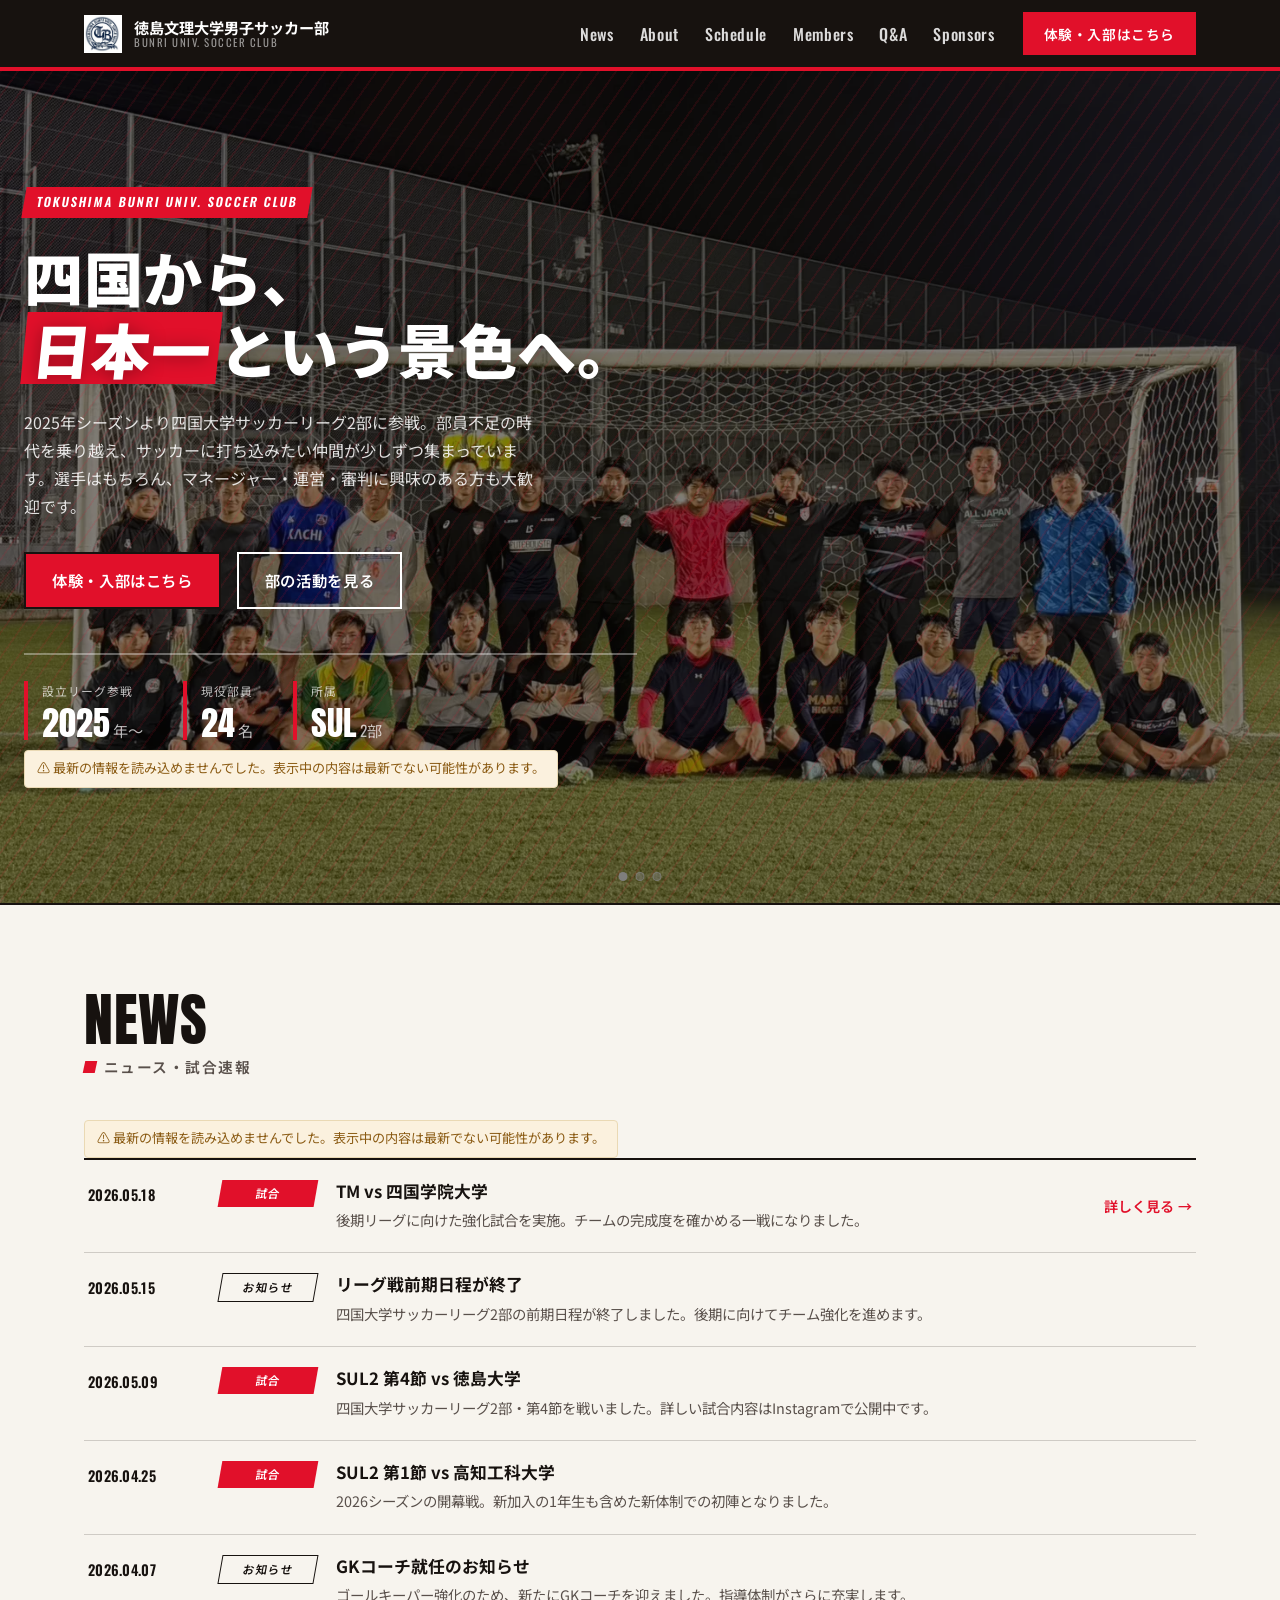
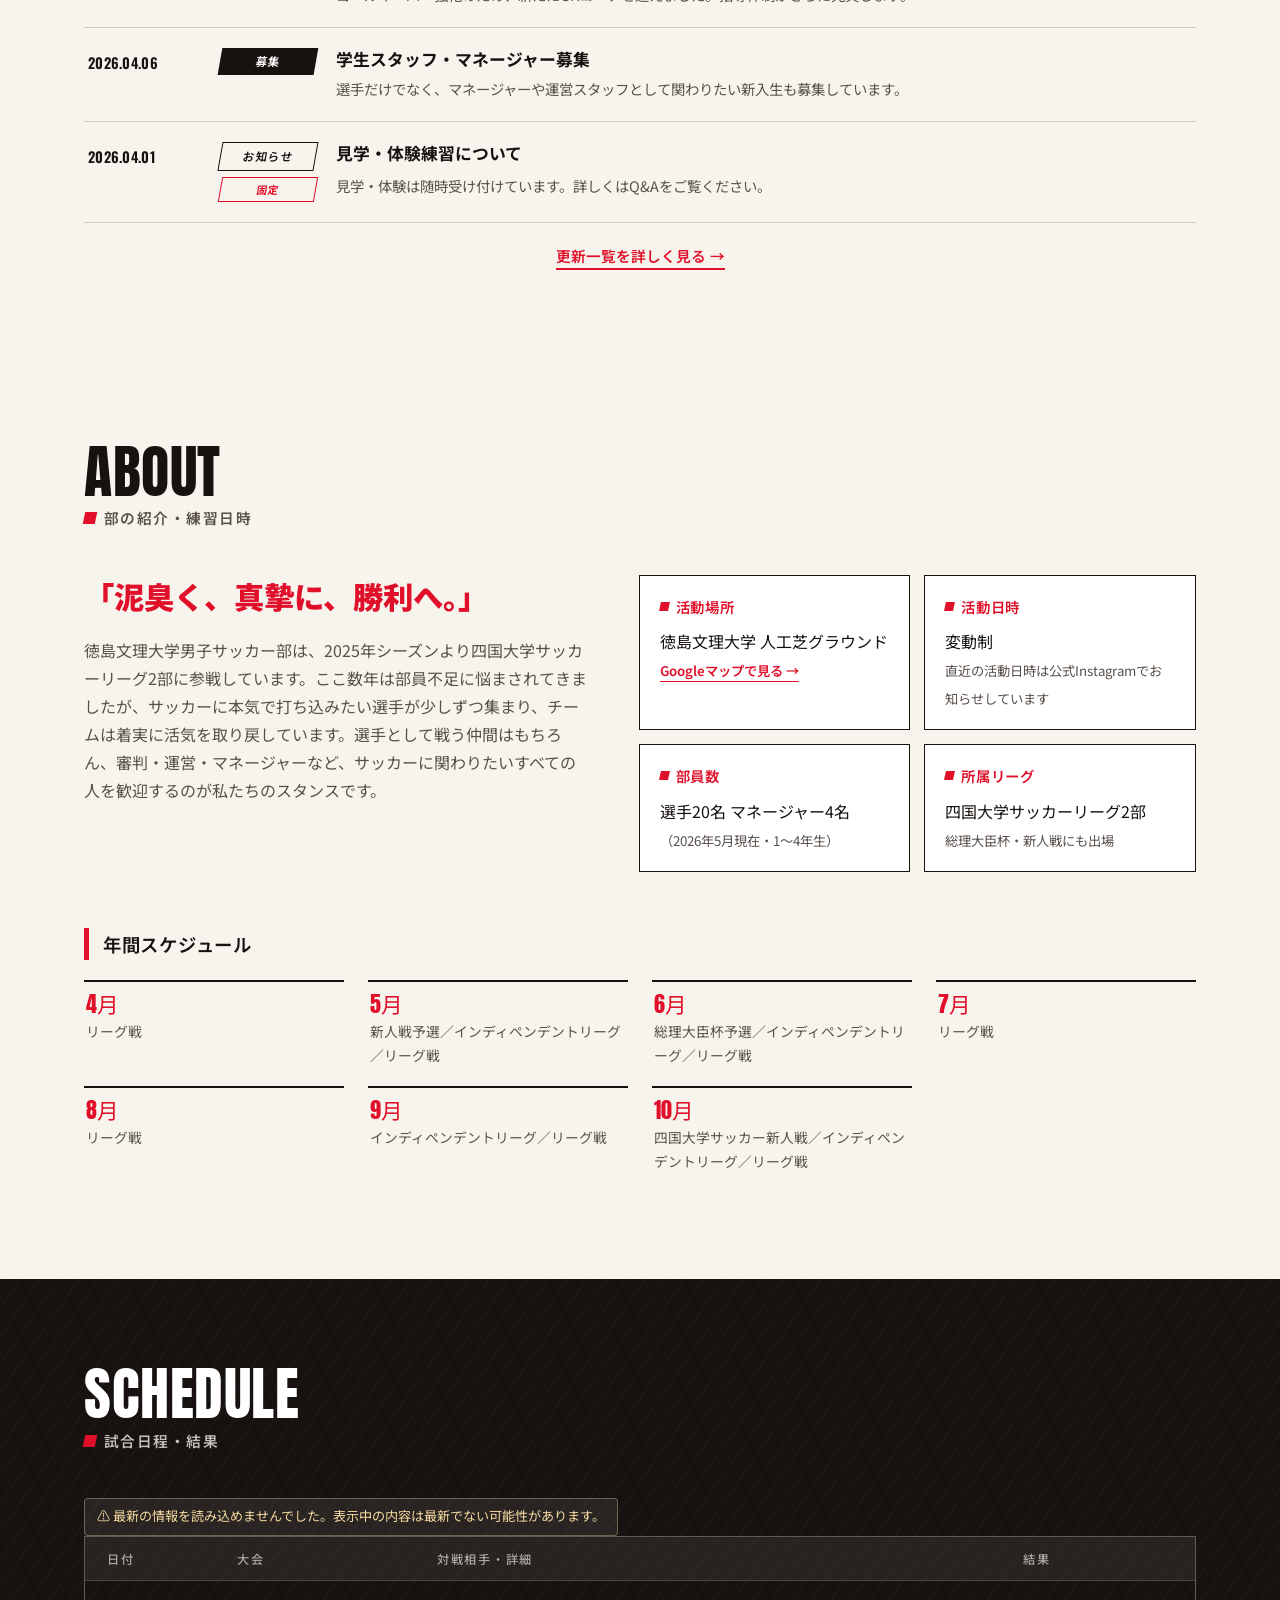
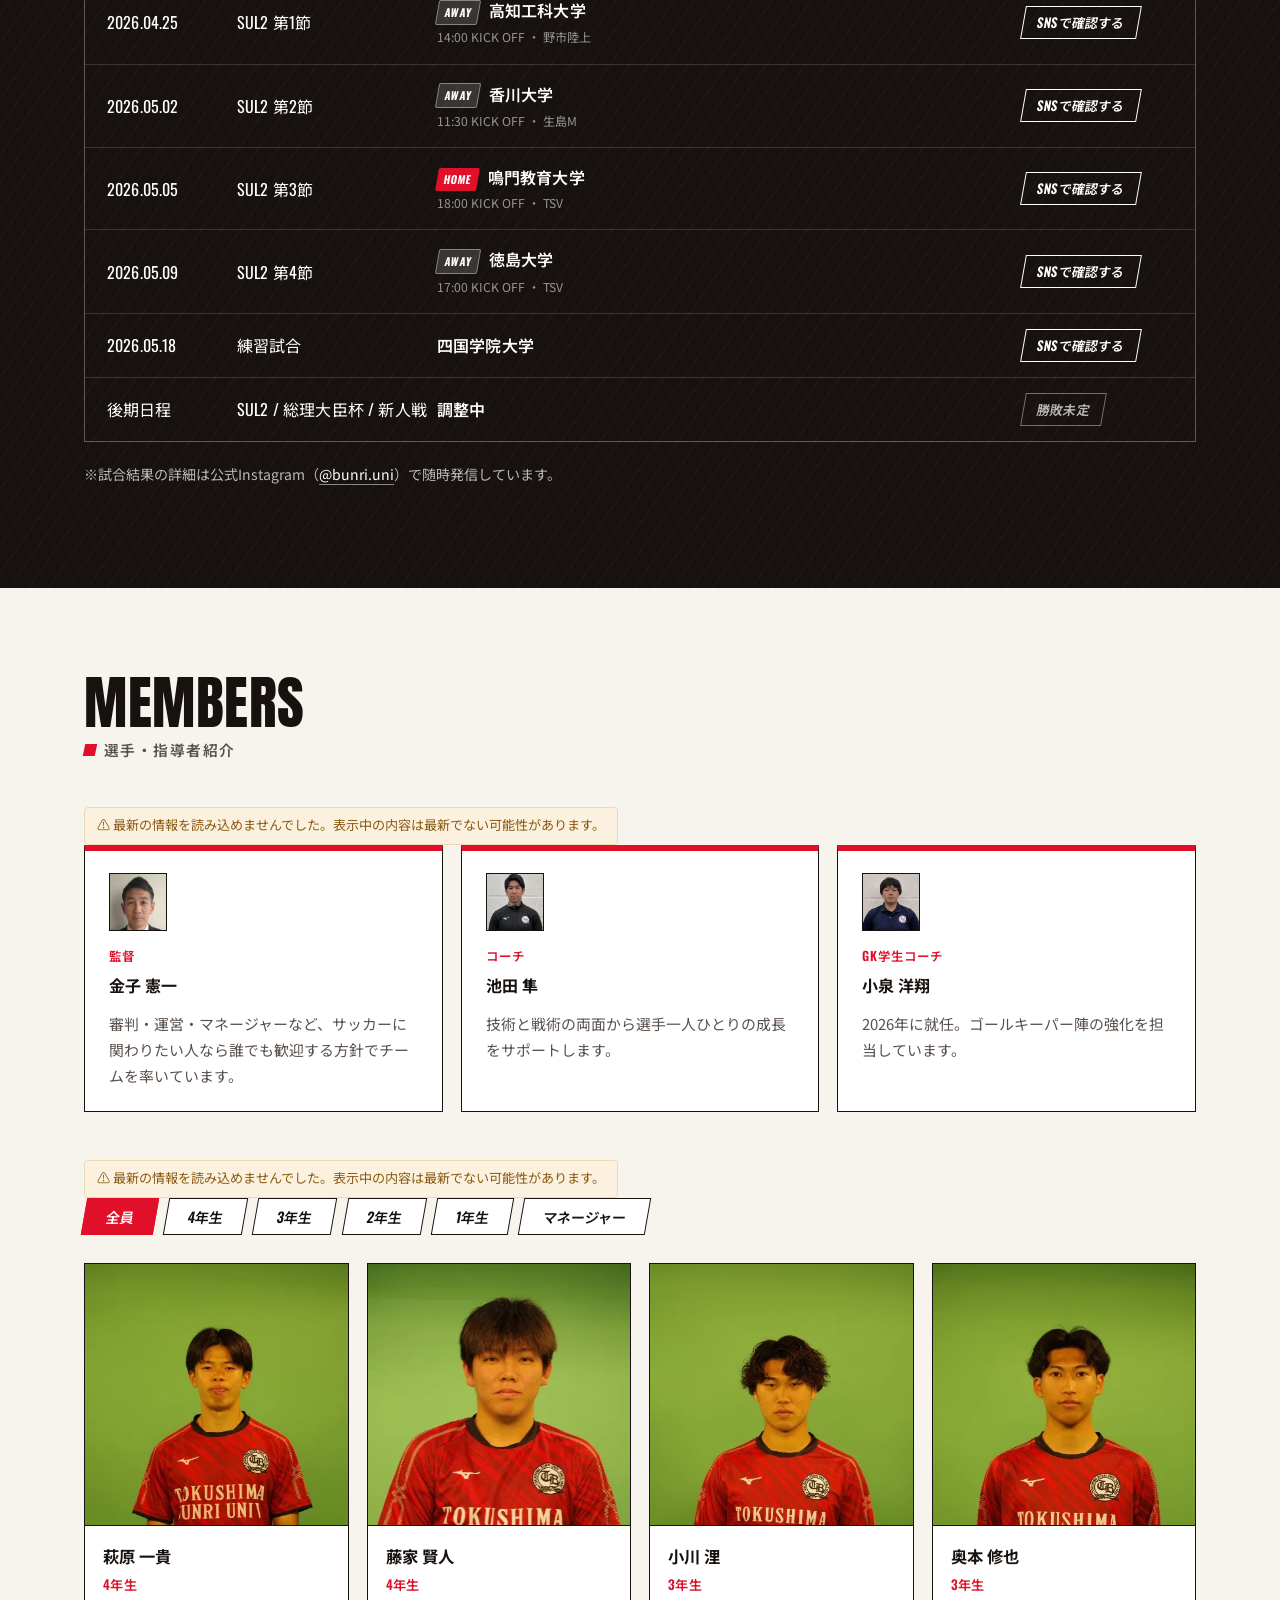
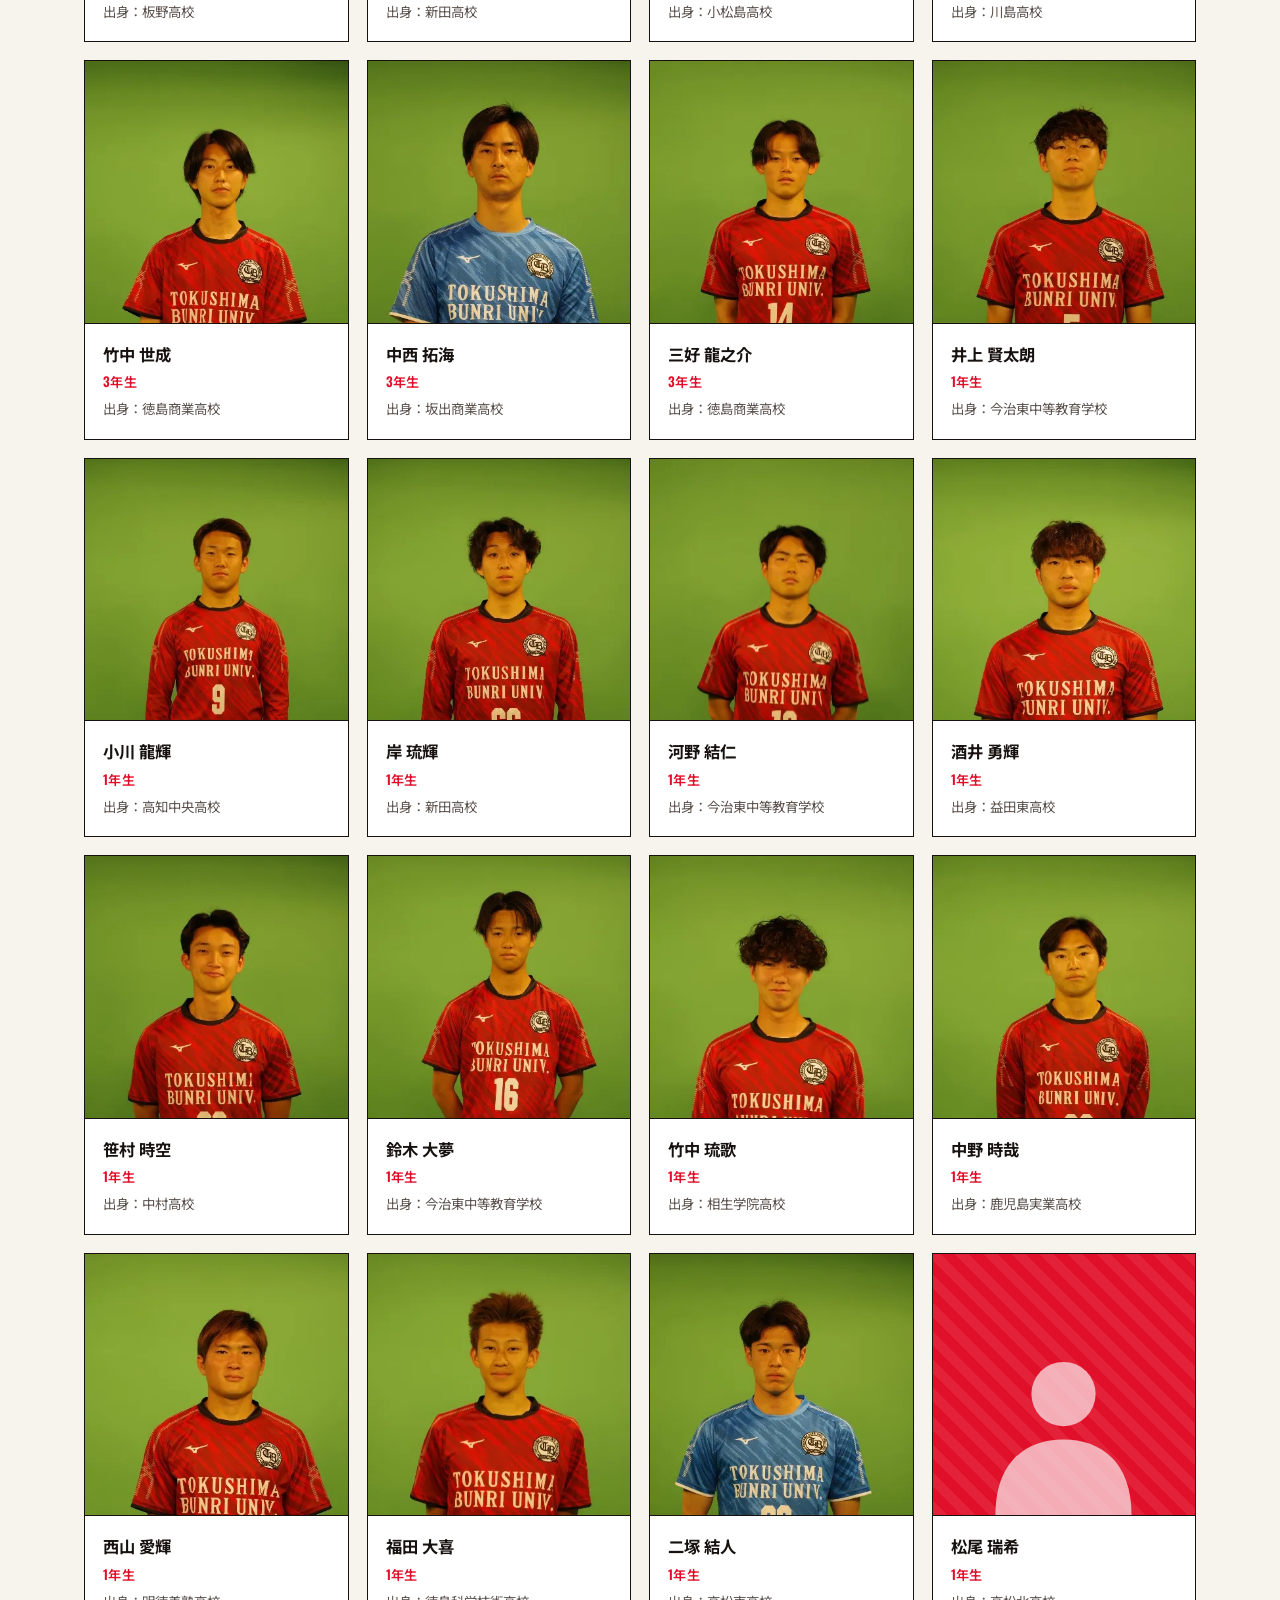
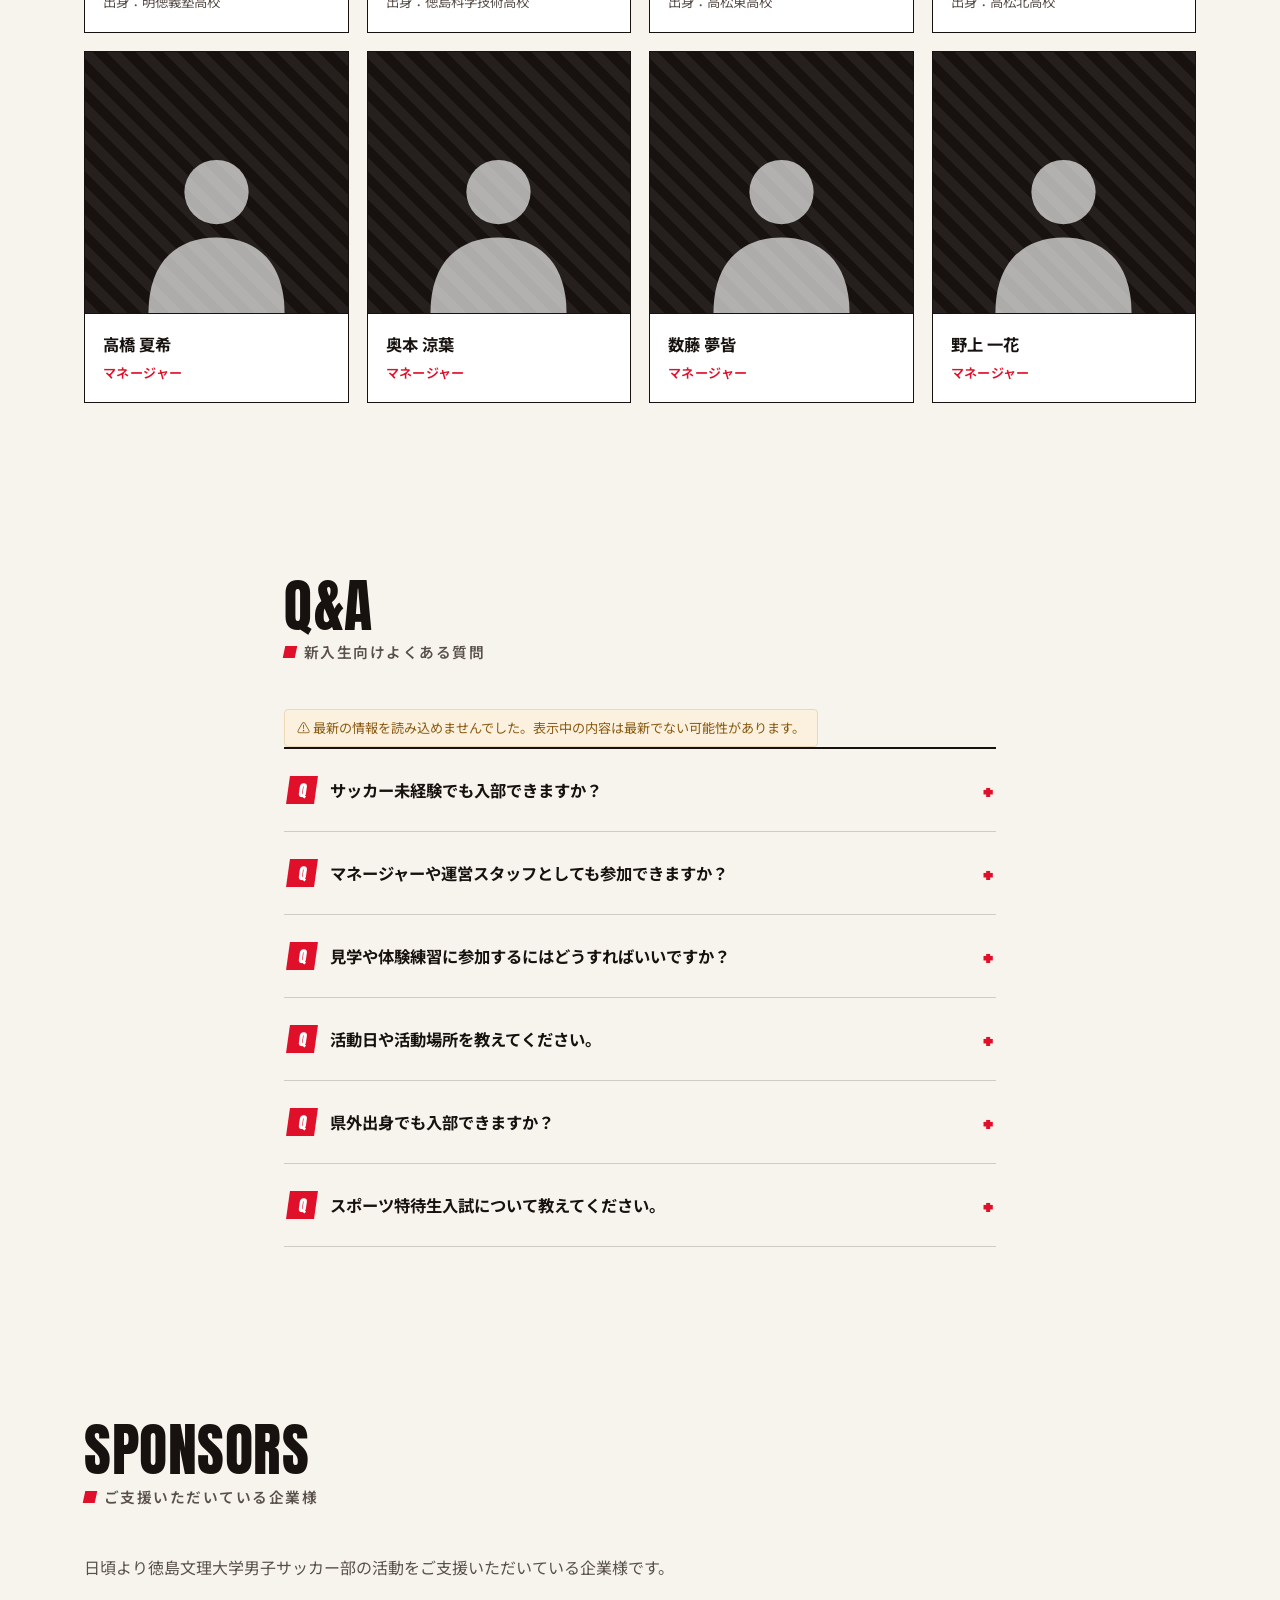
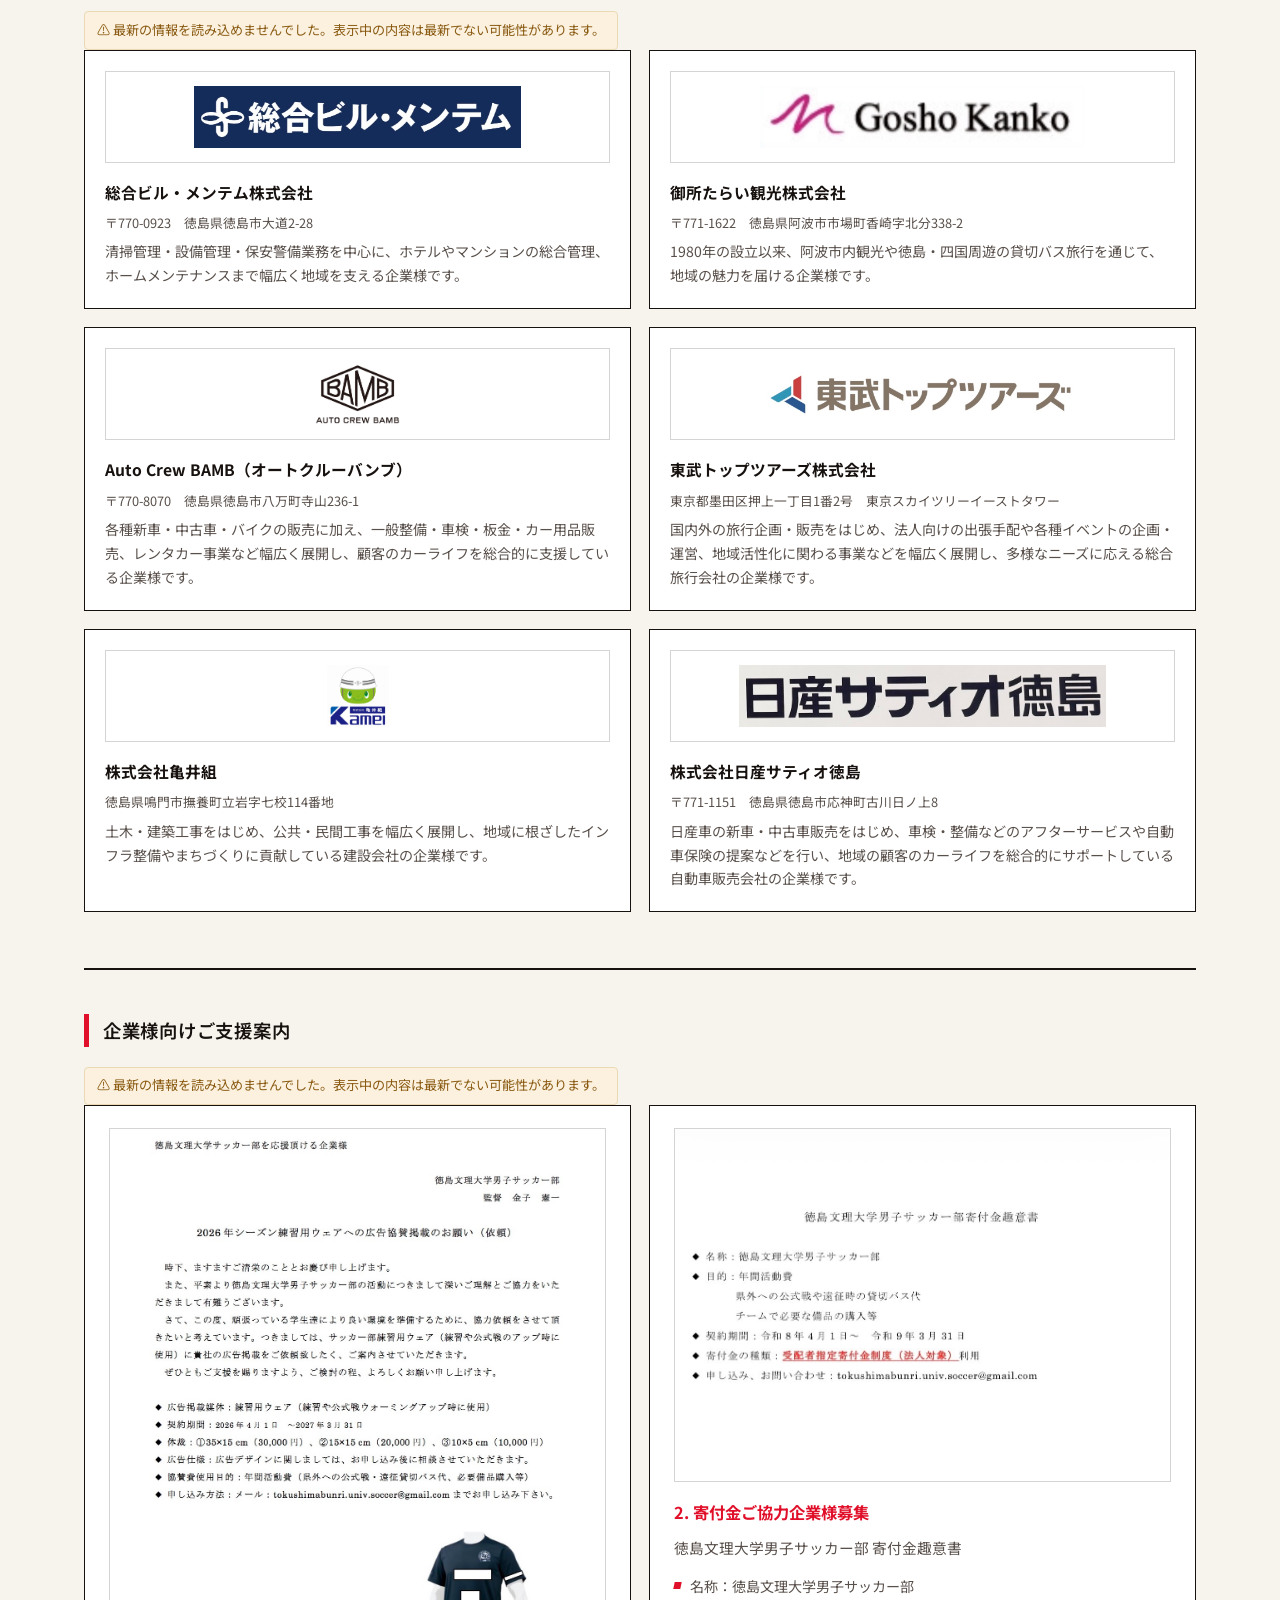
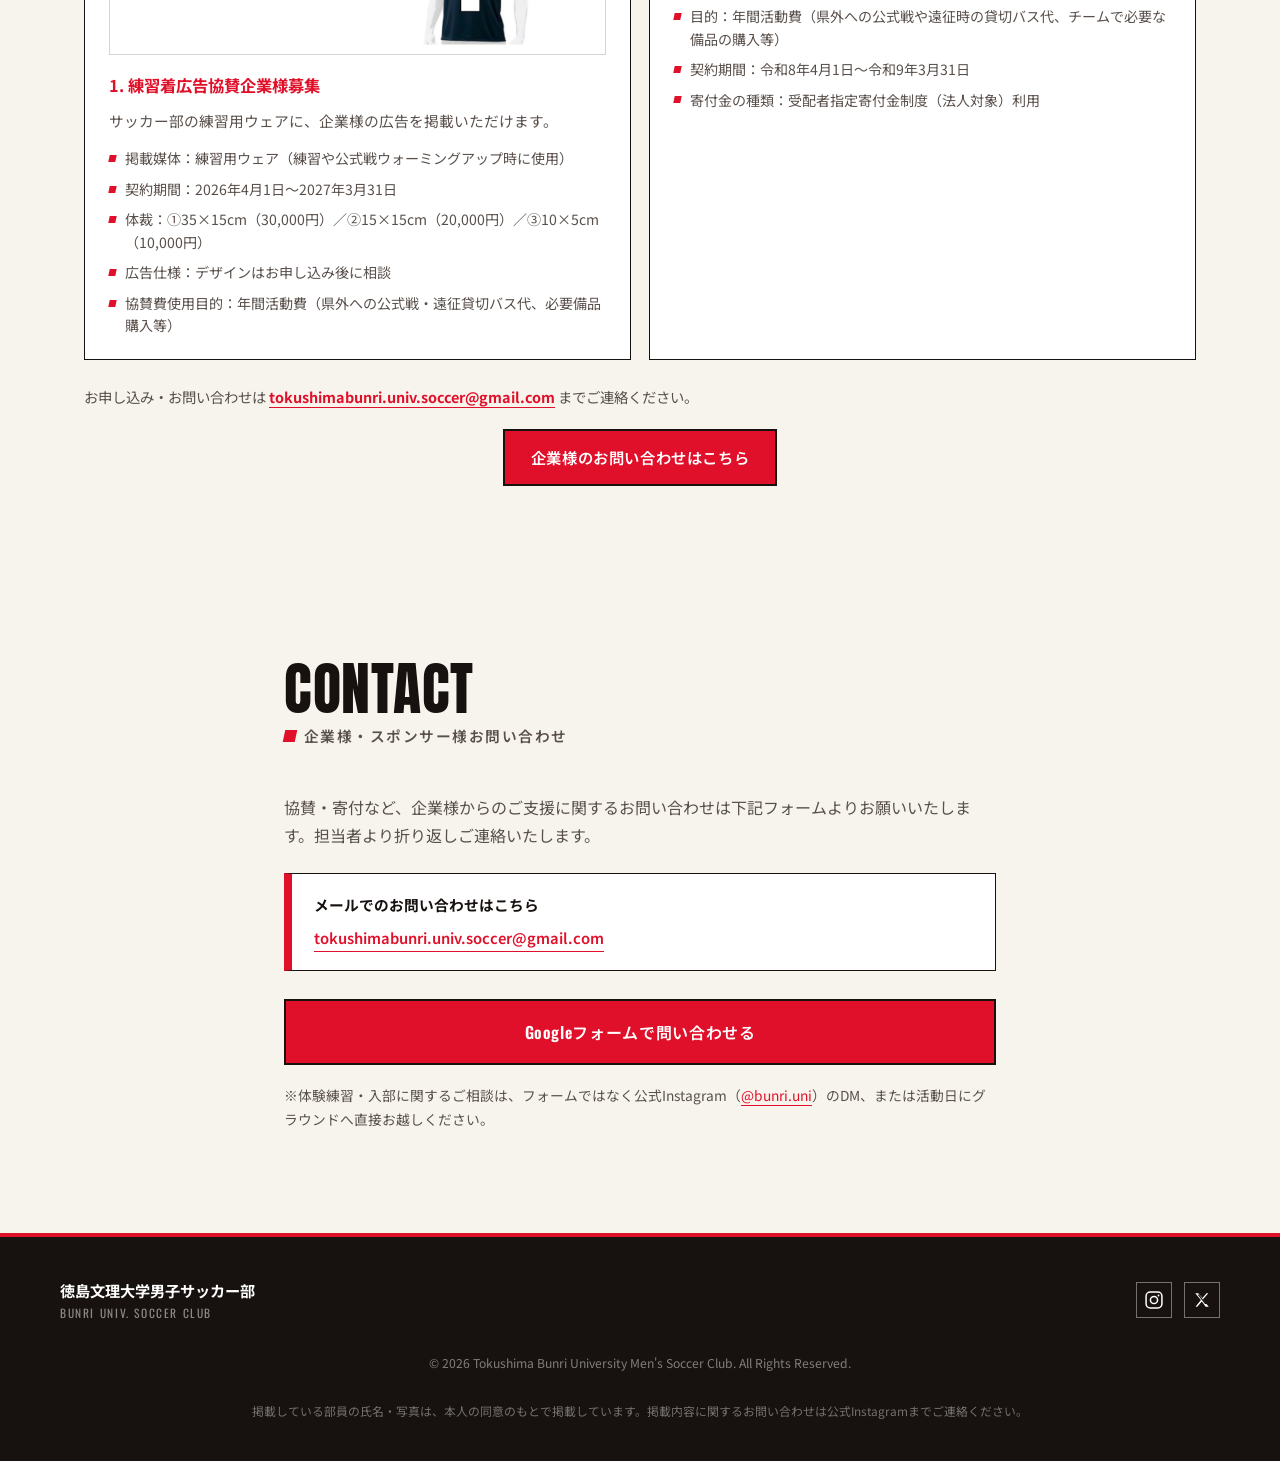
<file: index.html>
﻿<!DOCTYPE html>
<html lang="ja">
<head>
<meta charset="UTF-8">
<meta name="viewport" content="width=device-width, initial-scale=1.0">
<meta name="google-site-verification" content="DQB_yvfxl4hoN9bRUIr25Dn_NIeB8B-2S6glpcxXG2Q" />
<script>
  if ('scrollRestoration' in history) {
    history.scrollRestoration = 'manual';
  }
</script>
<title>徳島文理大学男子サッカー部 | 公式サイト</title>
<meta name="description" content="徳島文理大学男子サッカー部の公式サイト。2025年より四国大学サッカーリーグ2部に参戦。ニュース、試合日程、選手・スタッフ紹介はこちらから。">
<link rel="canonical" href="https://tbu-soccerclub.netlify.app/">
<meta property="og:locale" content="ja_JP">
<link rel="preload" as="image" href="images/top.webp">

<link rel="icon" href="images/favicon.ico" sizes="any">
<link rel="icon" type="image/png" sizes="32x32" href="images/favicon-32x32.png">
<link rel="icon" type="image/png" sizes="16x16" href="images/favicon-16x16.png">
<link rel="icon" type="image/png" sizes="192x192" href="images/icon-192.png">
<link rel="apple-touch-icon" href="images/apple-touch-icon.png">

<meta property="og:type" content="website">
<meta property="og:site_name" content="徳島文理大学男子サッカー部">
<meta property="og:title" content="徳島文理大学男子サッカー部 | 公式サイト">
<meta property="og:description" content="徳島文理大学男子サッカー部の公式サイト。2025年より四国大学サッカーリーグ2部に参戦。ニュース、試合日程、選手・スタッフ紹介はこちらから。">
<meta property="og:url" content="https://tbu-soccerclub.netlify.app/">
<meta property="og:image" content="https://tbu-soccerclub.netlify.app/images/ogp.jpg">
<meta name="twitter:card" content="summary_large_image">
<link rel="preconnect" href="https://fonts.googleapis.com">
<link rel="preconnect" href="https://fonts.gstatic.com" crossorigin>
<link href="https://fonts.googleapis.com/css2?family=Anton&family=Noto+Sans+JP:wght@400;500;700;900&family=Oswald:wght@400;500;600;700&display=swap" rel="stylesheet">
<link rel="stylesheet" href="styles.css">

<script type="application/ld+json">
{
  "@context": "https://schema.org",
  "@type": "WebSite",
  "name": "徳島文理大学男子サッカー部",
  "url": "https://tbu-soccerclub.netlify.app/"
}
</script>
<script type="application/ld+json">
{
  "@context": "https://schema.org",
  "@type": "SportsTeam",
  "name": "徳島文理大学男子サッカー部",
  "alternateName": "BUNRI UNIV. SOCCER CLUB",
  "url": "https://tbu-soccerclub.netlify.app/",
  "logo": "https://tbu-soccerclub.netlify.app/images/logo.jpg",
  "sport": "https://en.wikipedia.org/wiki/Association_football",
  "memberOf": {
    "@type": "SportsOrganization",
    "name": "四国大学サッカーリーグ"
  },
  "sameAs": [
    "https://www.instagram.com/bunri.uni",
    "https://x.com/bunri_univ"
  ]
}
</script>
<script type="application/ld+json">
{
  "@context": "https://schema.org",
  "@type": "FAQPage",
  "mainEntity": [
    {
      "@type": "Question",
      "name": "サッカー未経験でも入部できますか？",
      "acceptedAnswer": {
        "@type": "Answer",
        "text": "可能です。基礎から取り組める環境を用意しているので、大学からサッカーを始めたいという方も歓迎します。まずは体験練習で雰囲気を見てみてください。"
      }
    },
    {
      "@type": "Question",
      "name": "マネージャーや運営スタッフとしても参加できますか？",
      "acceptedAnswer": {
        "@type": "Answer",
        "text": "はい、大歓迎です。選手としてプレーする以外にも、マネージャー・運営・審判に興味のある方を積極的に募集しています。実際にチームには複数名のマネージャーが在籍し、日々の活動を支えています。"
      }
    },
    {
      "@type": "Question",
      "name": "見学や体験練習に参加するにはどうすればいいですか？",
      "acceptedAnswer": {
        "@type": "Answer",
        "text": "活動日であればいつでも見学可能です。公式Instagram（@bunri.uni）のDMでご連絡いただくか、活動日に直接グラウンドへお越しいただいても大丈夫です。"
      }
    },
    {
      "@type": "Question",
      "name": "活動日や活動場所を教えてください。",
      "acceptedAnswer": {
        "@type": "Answer",
        "text": "徳島文理大学の人工芝グラウンドを拠点に活動しています。活動日時は時期によって変動するため、直近のスケジュールは公式Instagram（@bunri.uni）でご確認ください。"
      }
    },
    {
      "@type": "Question",
      "name": "県外出身でも入部できますか？",
      "acceptedAnswer": {
        "@type": "Answer",
        "text": "もちろんです。現在の部員も愛媛・高知・香川・島根・鹿児島など県外出身者が多数在籍しており、出身地を問わず活躍できるチームです。"
      }
    },
    {
      "@type": "Question",
      "name": "スポーツ特待生入試について教えてください。",
      "acceptedAnswer": {
        "@type": "Answer",
        "text": "徳島文理大学にはスポーツ特待生入試の制度があります。サッカー部としての詳しい条件や相談は、顧問の金子先生までご連絡ください。"
      }
    }
  ]
}
</script>
</head>
<body>

<a class="skip-link" href="#main">本文へスキップ</a>

<header class="site-header" id="top">
  <div class="header-inner">
    <a href="#top" class="logo" aria-label="徳島文理大学男子サッカー部 トップへ">
      <span class="logo-mark js-logo-initial" aria-hidden="true">B</span>
      <span class="logo-text">
        <span class="logo-jp js-club-name-jp">徳島文理大学男子サッカー部</span>
        <span class="logo-en js-club-name-en">BUNRI UNIV. SOCCER CLUB</span>
      </span>
    </a>

    <button class="nav-toggle" id="navToggle" aria-expanded="false" aria-controls="primaryNav" aria-label="メニューを開く">
      <span></span><span></span><span></span>
    </button>

    <nav class="primary-nav" id="primaryNav">
      <ul>
        <li><a href="news.html" class="nav-link" id="navNews">News</a></li>
        <li><a href="#about" class="nav-link" id="navAbout">About</a></li>
        <li><a href="schedule.html" class="nav-link" id="navSchedule">Schedule</a></li>
        <li><a href="members.html" class="nav-link" id="navMembers">Members</a></li>
        <li><a href="#faq" class="nav-link" id="navFaq">Q&amp;A</a></li>
        <li><a href="#sponsors" class="nav-link" id="navSponsors">Sponsors</a></li>
      </ul>
      <a href="#" target="_blank" rel="noopener" class="btn btn-cta nav-cta js-instagram-link">体験・入部はこちら</a>
    </nav>
  </div>
</header>

<main id="main">

    <section class="hero" aria-label="トップビジュアル">
        <div class="hero-photo" id="heroPhoto">
      <div class="photo-placeholder">
        <svg viewBox="0 0 64 64" width="64" height="64" aria-hidden="true">
          <circle cx="32" cy="32" r="27" fill="none" stroke="currentColor" stroke-width="2"/>
          <path d="M32 13 L40 19 L37 29 L27 29 L24 19 Z" fill="currentColor"/>
        </svg>
        <span>TEAM PHOTO</span>
      </div>
    </div>
        <div class="hero-overlay" aria-hidden="true"></div>
    <div class="hero-arc" aria-hidden="true"></div>
    <div class="hero-inner">
      <p class="eyebrow" id="heroEyebrow"></p>
      <h1 class="hero-copy" id="heroHeadline"></h1>
      <p class="hero-sub" id="heroSub"></p>
      <div class="hero-actions">
        <a href="#" target="_blank" rel="noopener" class="btn btn-cta js-instagram-link" id="heroCta">体験・入部はこちら</a>
        <a href="#about" class="btn btn-ghost">部の活動を見る</a>
      </div>
      <dl class="hero-stats" id="heroStats">
              </dl>
      <p class="sync-warning" id="settingsSyncWarning" hidden>⚠ 最新の情報を読み込めませんでした。表示中の内容は最新でない可能性があります。</p>
    </div>
  </section>

    <section class="section news-section" id="news">
    <div class="section-inner">
      <div class="section-head">
        <h2 class="section-title"><span class="section-title-en">News</span><span class="section-title-jp">ニュース・試合速報</span></h2>
      </div>
      <p class="sync-warning" id="newsSyncWarning" hidden>⚠ 最新の情報を読み込めませんでした。表示中の内容は最新でない可能性があります。</p>

      <div class="news-grid" id="newsGrid">
              </div>
      <p class="section-note" id="newsMoreNote" hidden></p>
      <p class="news-more-link"><a href="news.html" class="section-link">更新一覧を詳しく見る →</a></p>
      <div class="section-extras" id="newsExtras">
              </div>
    </div>
  </section>

    <section class="section about-section" id="about">
    <div class="section-inner">
      <h2 class="section-title"><span class="section-title-en">About</span><span class="section-title-jp">部の紹介・練習日時</span></h2>

      <div class="about-grid">
        <div class="about-lead">
          <p class="about-slogan" id="aboutSlogan"></p>
          <p class="about-text" id="aboutText"></p>
        </div>

        <dl class="about-facts" id="aboutFacts">
                  </dl>
      </div>

      <div class="year-schedule">
        <h3 class="sub-title">年間スケジュール</h3>
        <div class="year-schedule-grid" id="yearScheduleGrid">
                  </div>
      </div>
    </div>
  </section>

    <section class="section results-section" id="schedule">
    <div class="section-inner">
      <h2 class="section-title section-title--light"><span class="section-title-en">Schedule</span><span class="section-title-jp">試合日程・結果</span></h2>
      <p class="sync-warning sync-warning--light" id="scheduleSyncWarning" hidden>⚠ 最新の情報を読み込めませんでした。表示中の内容は最新でない可能性があります。</p>

      <div class="scoreboard" role="table" aria-label="2026シーズン 四国大学サッカーリーグ2部の試合日程">
        <div class="scoreboard-row scoreboard-head" role="row">
          <span role="columnheader">日付</span>
          <span role="columnheader">大会</span>
          <span role="columnheader">対戦相手・詳細</span>
          <span role="columnheader">結果</span>
        </div>
        <div id="scheduleBody">
                  </div>
      </div>
      <p class="section-note section-note--light" id="scheduleMoreNote" hidden></p>
      <p class="schedule-more-link" id="scheduleMoreLink" hidden><a href="schedule.html" class="section-link">全日程を見る →</a></p>
      <p class="results-note">
        ※試合結果の詳細は公式Instagram（<a href="#" target="_blank" rel="noopener" class="js-instagram-link"><span class="js-instagram-handle">@bunri.uni</span></a>）で随時発信しています。
      </p>
      <div class="section-extras section-extras--light" id="scheduleExtras">
              </div>
    </div>
  </section>

    <section class="section members-section" id="members">
    <div class="section-inner">
      <h2 class="section-title"><span class="section-title-en">Members</span><span class="section-title-jp">選手・指導者紹介</span></h2>

            <div class="members-summary" id="membersSummary">
        <img class="members-summary-photo" id="membersSummaryPhoto" src="" alt="部員集合写真" loading="lazy">
        <p class="members-summary-count" id="membersSummaryCount"></p>
        <a href="members.html" class="btn btn-cta">部員紹介を見る</a>
      </div>

            <div class="members-full" id="membersFull">
        <p class="sync-warning" id="staffSyncWarning" hidden>⚠ 最新の情報を読み込めませんでした。表示中の内容は最新でない可能性があります。</p>
        <div class="staff-comments" id="staffComments">
                  </div>

        <p class="sync-warning" id="playersSyncWarning" hidden>⚠ 最新の情報を読み込めませんでした。表示中の内容は最新でない可能性があります。</p>
        <div class="filter-bar" role="group" aria-label="選手フィルター" id="filterBar">
          <button class="filter-btn is-active" data-filter="all">全員</button>
          <button class="filter-btn" data-filter="4年">4年生</button>
          <button class="filter-btn" data-filter="3年">3年生</button>
          <button class="filter-btn" data-filter="2年">2年生</button>
          <button class="filter-btn" data-filter="1年">1年生</button>
                  </div>

        <div class="player-grid" id="playerGrid">
                  </div>
        <p class="filter-empty" id="filterEmpty" hidden>該当する部員がいません。</p>
        <p class="member-more-link" id="memberMoreLink" hidden><a href="members.html" class="section-link">部員全員を見る →</a></p>
        <div class="section-extras" id="membersExtras">
                  </div>
      </div>
    </div>
  </section>

    <section class="section faq-section" id="faq">
    <div class="section-inner section-inner--narrow">
      <h2 class="section-title"><span class="section-title-en">Q&amp;A</span><span class="section-title-jp">新入生向けよくある質問</span></h2>

      <p class="sync-warning" id="faqSyncWarning" hidden>⚠ 最新の情報を読み込めませんでした。表示中の内容は最新でない可能性があります。</p>
      <div class="accordion" id="faqAccordion">
              </div>
      <div class="section-extras" id="faqExtras">
              </div>
    </div>
  </section>

    <section class="section sponsors-section" id="sponsors">
    <div class="section-inner">
      <h2 class="section-title"><span class="section-title-en">Sponsors</span><span class="section-title-jp">ご支援いただいている企業様</span></h2>
      <p class="sponsors-lead">日頃より徳島文理大学男子サッカー部の活動をご支援いただいている企業様です。</p>
      <p class="sync-warning" id="sponsorsSyncWarning" hidden>⚠ 最新の情報を読み込めませんでした。表示中の内容は最新でない可能性があります。</p>

      <ul class="sponsor-grid" id="sponsorGrid">
              </ul>
      <div class="section-extras" id="sponsorsExtras">
              </div>

      <div class="sponsor-support">
        <h3 class="sub-title">企業様向けご支援案内</h3>
        <p class="sync-warning" id="supportSyncWarning" hidden>⚠ 最新の情報を読み込めませんでした。表示中の内容は最新でない可能性があります。</p>
        <div class="support-grid" id="supportGrid">
                  </div>
        <p class="support-contact">
          お申し込み・お問い合わせは
          <a href="#" class="js-sponsor-email">tokushimabunri.univ.soccer@gmail.com</a>
          までご連絡ください。
        </p>
        <a href="#contact" class="btn btn-cta support-cta">企業様のお問い合わせはこちら</a>
      </div>
    </div>
  </section>

    <section class="section contact-section" id="contact">
    <div class="section-inner section-inner--narrow">
      <h2 class="section-title"><span class="section-title-en">Contact</span><span class="section-title-jp">企業様・スポンサー様お問い合わせ</span></h2>
      <p class="contact-lead">協賛・寄付など、企業様からのご支援に関するお問い合わせは下記フォームよりお願いいたします。担当者より折り返しご連絡いたします。</p>

      <div class="contact-alt">
        <p><strong>メールでのお問い合わせはこちら</strong></p>
        <div class="contact-alt-links">
          <a href="#" class="js-sponsor-email">tokushimabunri.univ.soccer@gmail.com</a>
        </div>
      </div>

      <a href="#" id="gformButton" target="_blank" rel="noopener" class="btn btn-cta gform-button">Googleフォームで問い合わせる</a>

      <p class="contact-note">※体験練習・入部に関するご相談は、フォームではなく公式Instagram（<a href="#" target="_blank" rel="noopener" class="js-instagram-link"><span class="js-instagram-handle">@bunri.uni</span></a>）のDM、または活動日にグラウンドへ直接お越しください。</p>
    </div>
  </section>

</main>

<footer class="site-footer">
  <div class="footer-inner">
    <div class="footer-brand">
      <span class="logo-jp js-club-name-jp">徳島文理大学男子サッカー部</span>
      <span class="logo-en js-club-name-en">BUNRI UNIV. SOCCER CLUB</span>
    </div>

    <ul class="footer-social">
      <li><a href="#" target="_blank" rel="noopener" aria-label="Instagram" class="js-instagram-link">
        <svg viewBox="0 0 24 24" width="20" height="20"><rect x="2.5" y="2.5" width="19" height="19" rx="5" fill="none" stroke="currentColor" stroke-width="1.8"/><circle cx="12" cy="12" r="4.3" fill="none" stroke="currentColor" stroke-width="1.8"/><circle cx="17.4" cy="6.6" r="1.1" fill="currentColor"/></svg>
      </a></li>
      <li><a href="#" target="_blank" rel="noopener" aria-label="X (Twitter)" class="js-x-link">
        <svg viewBox="0 0 24 24" width="18" height="18"><path fill="currentColor" d="M3 3l7.5 9.1L3.4 21h2.3l6-6.9L16.9 21H21l-7.9-9.6L20.4 3h-2.3l-5.6 6.4L7.1 3H3zm3.1 1.6h2l9.9 12.8h-2L6.1 4.6z"/></svg>
      </a></li>
    </ul>

    <p class="footer-copy" id="footerCopy">&copy; 2026 Tokushima Bunri University Men's Soccer Club. All Rights Reserved.</p>
    <p class="footer-note">掲載している部員の氏名・写真は、本人の同意のもとで掲載しています。掲載内容に関するお問い合わせは公式Instagramまでご連絡ください。</p>
  </div>
</footer>

<script src="data.js"></script>
<script src="common.js"></script>
<script src="sheets-sync.js"></script>
<script src="script.js"></script>
</body>
</html>
</file>
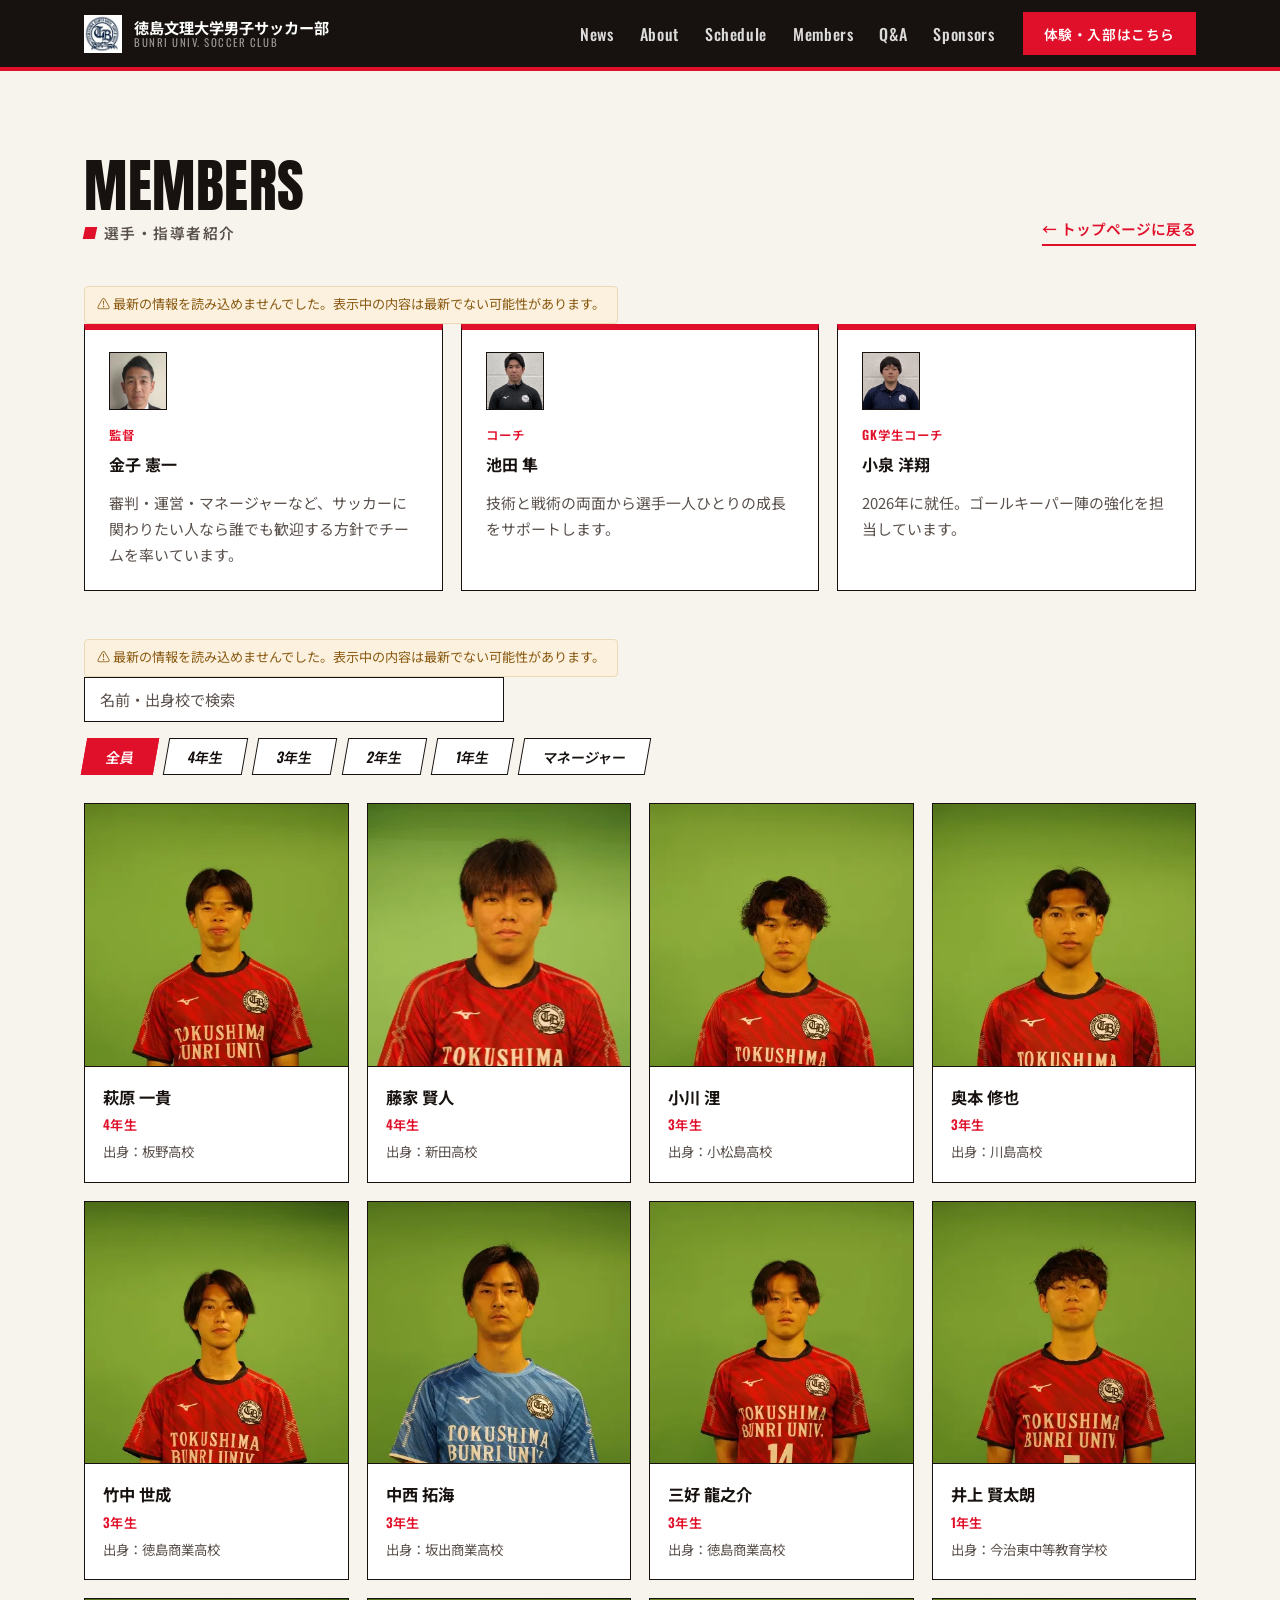
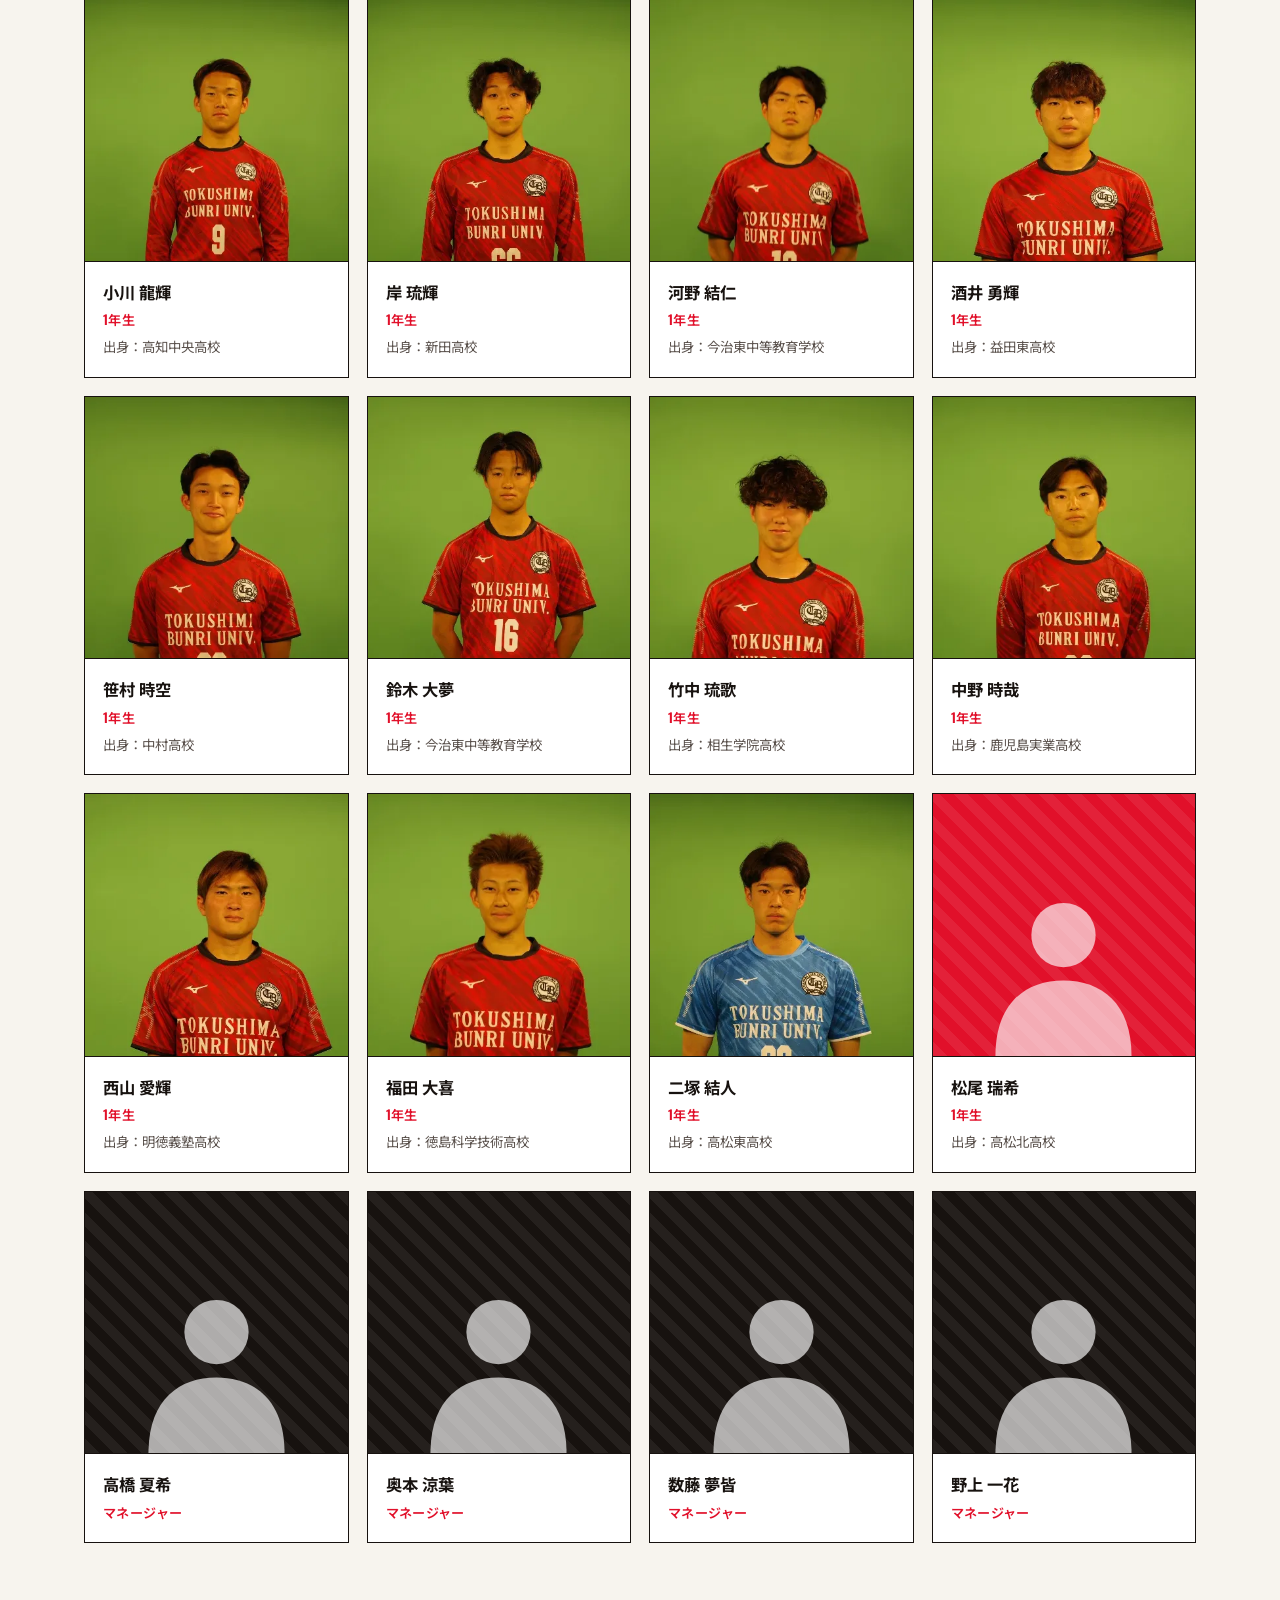
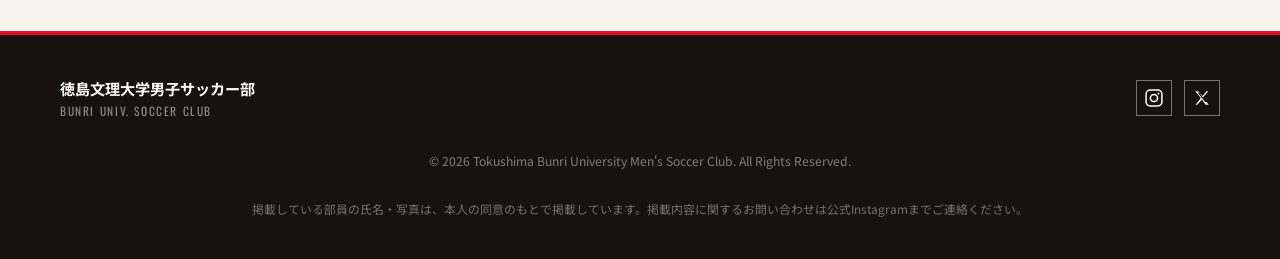
<file: members.html>
﻿<!DOCTYPE html>
<html lang="ja">
<head>
<meta charset="UTF-8">
<meta name="viewport" content="width=device-width, initial-scale=1.0">
<script>
  if ('scrollRestoration' in history) {
    history.scrollRestoration = 'manual';
  }
</script>
<title>部員紹介 | 徳島文理大学男子サッカー部</title>
<meta name="description" content="徳島文理大学男子サッカー部の選手・監督・コーチ紹介です。">
<link rel="canonical" href="https://tbu-soccerclub.netlify.app/members.html">
<meta property="og:locale" content="ja_JP">

<link rel="icon" href="images/favicon.ico" sizes="any">
<link rel="icon" type="image/png" sizes="32x32" href="images/favicon-32x32.png">
<link rel="icon" type="image/png" sizes="16x16" href="images/favicon-16x16.png">
<link rel="icon" type="image/png" sizes="192x192" href="images/icon-192.png">
<link rel="apple-touch-icon" href="images/apple-touch-icon.png">

<meta property="og:type" content="website">
<meta property="og:site_name" content="徳島文理大学男子サッカー部">
<meta property="og:title" content="部員紹介 | 徳島文理大学男子サッカー部">
<meta property="og:description" content="徳島文理大学男子サッカー部の選手・監督・コーチ紹介です。">
<meta property="og:url" content="https://tbu-soccerclub.netlify.app/members.html">
<meta property="og:image" content="https://tbu-soccerclub.netlify.app/images/ogp.jpg">
<meta name="twitter:card" content="summary_large_image">
<link rel="preconnect" href="https://fonts.googleapis.com">
<link rel="preconnect" href="https://fonts.gstatic.com" crossorigin>
<link href="https://fonts.googleapis.com/css2?family=Anton&family=Noto+Sans+JP:wght@400;500;700;900&family=Oswald:wght@400;500;600;700&display=swap" rel="stylesheet">
<link rel="stylesheet" href="styles.css">

<script type="application/ld+json">
{
  "@context": "https://schema.org",
  "@type": "BreadcrumbList",
  "itemListElement": [
    { "@type": "ListItem", "position": 1, "name": "ホーム", "item": "https://tbu-soccerclub.netlify.app/" },
    { "@type": "ListItem", "position": 2, "name": "部員紹介", "item": "https://tbu-soccerclub.netlify.app/members.html" }
  ]
}
</script></head>
<body>

<a class="skip-link" href="#main">本文へスキップ</a>

<header class="site-header" id="top">
  <div class="header-inner">
    <a href="index.html" class="logo" aria-label="徳島文理大学男子サッカー部 トップへ">
      <span class="logo-mark js-logo-initial" aria-hidden="true">B</span>
      <span class="logo-text">
        <span class="logo-jp js-club-name-jp">徳島文理大学男子サッカー部</span>
        <span class="logo-en js-club-name-en">BUNRI UNIV. SOCCER CLUB</span>
      </span>
    </a>

    <button class="nav-toggle" id="navToggle" aria-expanded="false" aria-controls="primaryNav" aria-label="メニューを開く">
      <span></span><span></span><span></span>
    </button>

    <nav class="primary-nav" id="primaryNav">
      <ul>
        <li><a href="news.html" class="nav-link">News</a></li>
        <li><a href="index.html#about" class="nav-link">About</a></li>
        <li><a href="schedule.html" class="nav-link">Schedule</a></li>
        <li><a href="members.html" class="nav-link">Members</a></li>
        <li><a href="index.html#faq" class="nav-link">Q&amp;A</a></li>
        <li><a href="index.html#sponsors" class="nav-link">Sponsors</a></li>
      </ul>
      <a href="#" target="_blank" rel="noopener" class="btn btn-cta nav-cta js-instagram-link">体験・入部はこちら</a>
    </nav>
  </div>
</header>

<main id="main">

    <section class="section members-section">
    <div class="section-inner">
      <div class="section-head">
        <h1 class="section-title"><span class="section-title-en">Members</span><span class="section-title-jp">選手・指導者紹介</span></h1>
        <a href="index.html#members" class="section-link">← トップページに戻る</a>
      </div>

      <p class="sync-warning" id="pageStaffSyncWarning" hidden>⚠ 最新の情報を読み込めませんでした。表示中の内容は最新でない可能性があります。</p>
      <div class="staff-comments" id="pageStaffComments">
              </div>

      <p class="sync-warning" id="pagePlayersSyncWarning" hidden>⚠ 最新の情報を読み込めませんでした。表示中の内容は最新でない可能性があります。</p>
      <div class="search-bar">
        <input type="search" id="membersSearchInput" class="search-input" placeholder="名前・出身校で検索" aria-label="部員を名前や出身校で検索">
      </div>
      <div class="filter-bar" role="group" aria-label="選手フィルター" id="filterBar">
        <button class="filter-btn is-active" data-filter="all">全員</button>
        <button class="filter-btn" data-filter="4年">4年生</button>
        <button class="filter-btn" data-filter="3年">3年生</button>
        <button class="filter-btn" data-filter="2年">2年生</button>
        <button class="filter-btn" data-filter="1年">1年生</button>
              </div>

      <div class="player-grid" id="pagePlayerGrid">
              </div>
      <p class="filter-empty" id="pageFilterEmpty" hidden>該当する部員がいません。</p>
      <div class="section-extras" id="pageMembersExtras">
              </div>
    </div>
  </section>

</main>

<footer class="site-footer">
  <div class="footer-inner">
    <div class="footer-brand">
      <span class="logo-jp js-club-name-jp">徳島文理大学男子サッカー部</span>
      <span class="logo-en js-club-name-en">BUNRI UNIV. SOCCER CLUB</span>
    </div>

    <ul class="footer-social">
      <li><a href="#" target="_blank" rel="noopener" aria-label="Instagram" class="js-instagram-link">
        <svg viewBox="0 0 24 24" width="20" height="20"><rect x="2.5" y="2.5" width="19" height="19" rx="5" fill="none" stroke="currentColor" stroke-width="1.8"/><circle cx="12" cy="12" r="4.3" fill="none" stroke="currentColor" stroke-width="1.8"/><circle cx="17.4" cy="6.6" r="1.1" fill="currentColor"/></svg>
      </a></li>
      <li><a href="#" target="_blank" rel="noopener" aria-label="X (Twitter)" class="js-x-link">
        <svg viewBox="0 0 24 24" width="18" height="18"><path fill="currentColor" d="M3 3l7.5 9.1L3.4 21h2.3l6-6.9L16.9 21H21l-7.9-9.6L20.4 3h-2.3l-5.6 6.4L7.1 3H3zm3.1 1.6h2l9.9 12.8h-2L6.1 4.6z"/></svg>
      </a></li>
    </ul>

    <p class="footer-copy" id="footerCopy">&copy; 2026 Tokushima Bunri University Men's Soccer Club. All Rights Reserved.</p>
    <p class="footer-note">掲載している部員の氏名・写真は、本人の同意のもとで掲載しています。掲載内容に関するお問い合わせは公式Instagramまでご連絡ください。</p>
  </div>
</footer>

<script src="data.js"></script>
<script src="common.js"></script>
<script src="sheets-sync.js"></script>
<script src="script.js"></script>
<script src="members-archive.js"></script>
</body>
</html>
</file>
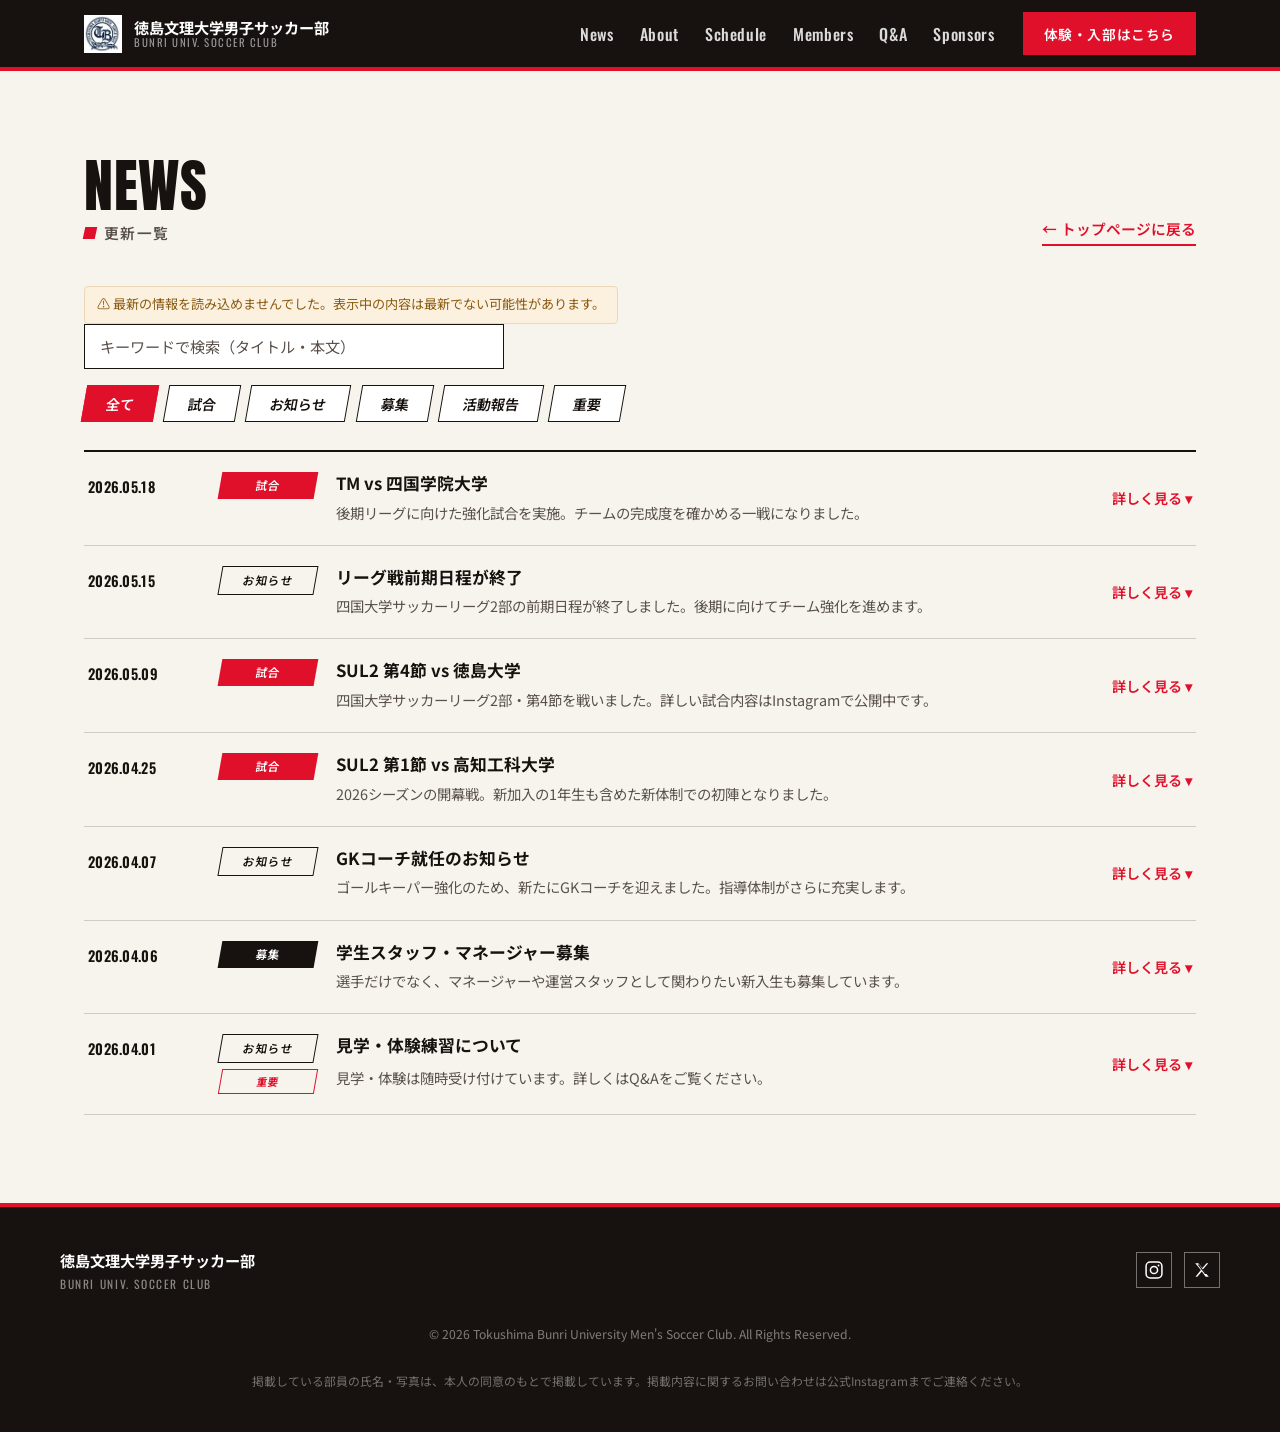
<file: news.html>
﻿<!DOCTYPE html>
<html lang="ja">
<head>
<meta charset="UTF-8">
<meta name="viewport" content="width=device-width, initial-scale=1.0">
<script>
  if ('scrollRestoration' in history) {
    history.scrollRestoration = 'manual';
  }
</script>
<title>更新一覧 | 徳島文理大学男子サッカー部</title>
<meta name="description" content="徳島文理大学男子サッカー部のニュース・試合速報の更新一覧です。">
<link rel="canonical" href="https://tbu-soccerclub.netlify.app/news.html">
<meta property="og:locale" content="ja_JP">

<link rel="icon" href="images/favicon.ico" sizes="any">
<link rel="icon" type="image/png" sizes="32x32" href="images/favicon-32x32.png">
<link rel="icon" type="image/png" sizes="16x16" href="images/favicon-16x16.png">
<link rel="icon" type="image/png" sizes="192x192" href="images/icon-192.png">
<link rel="apple-touch-icon" href="images/apple-touch-icon.png">

<meta property="og:type" content="website">
<meta property="og:site_name" content="徳島文理大学男子サッカー部">
<meta property="og:title" content="更新一覧 | 徳島文理大学男子サッカー部">
<meta property="og:description" content="徳島文理大学男子サッカー部のニュース・試合速報の更新一覧です。">
<meta property="og:url" content="https://tbu-soccerclub.netlify.app/news.html">
<meta property="og:image" content="https://tbu-soccerclub.netlify.app/images/ogp.jpg">
<meta name="twitter:card" content="summary_large_image">
<link rel="preconnect" href="https://fonts.googleapis.com">
<link rel="preconnect" href="https://fonts.gstatic.com" crossorigin>
<link href="https://fonts.googleapis.com/css2?family=Anton&family=Noto+Sans+JP:wght@400;500;700;900&family=Oswald:wght@400;500;600;700&display=swap" rel="stylesheet">
<link rel="stylesheet" href="styles.css">

<script type="application/ld+json">
{
  "@context": "https://schema.org",
  "@type": "BreadcrumbList",
  "itemListElement": [
    { "@type": "ListItem", "position": 1, "name": "ホーム", "item": "https://tbu-soccerclub.netlify.app/" },
    { "@type": "ListItem", "position": 2, "name": "更新一覧", "item": "https://tbu-soccerclub.netlify.app/news.html" }
  ]
}
</script></head>
<body>

<a class="skip-link" href="#main">本文へスキップ</a>

<header class="site-header" id="top">
  <div class="header-inner">
    <a href="index.html" class="logo" aria-label="徳島文理大学男子サッカー部 トップへ">
      <span class="logo-mark js-logo-initial" aria-hidden="true">B</span>
      <span class="logo-text">
        <span class="logo-jp js-club-name-jp">徳島文理大学男子サッカー部</span>
        <span class="logo-en js-club-name-en">BUNRI UNIV. SOCCER CLUB</span>
      </span>
    </a>

    <button class="nav-toggle" id="navToggle" aria-expanded="false" aria-controls="primaryNav" aria-label="メニューを開く">
      <span></span><span></span><span></span>
    </button>

    <nav class="primary-nav" id="primaryNav">
      <ul>
        <li><a href="news.html" class="nav-link">News</a></li>
        <li><a href="index.html#about" class="nav-link">About</a></li>
        <li><a href="schedule.html" class="nav-link">Schedule</a></li>
        <li><a href="members.html" class="nav-link">Members</a></li>
        <li><a href="index.html#faq" class="nav-link">Q&amp;A</a></li>
        <li><a href="index.html#sponsors" class="nav-link">Sponsors</a></li>
      </ul>
      <a href="#" target="_blank" rel="noopener" class="btn btn-cta nav-cta js-instagram-link">体験・入部はこちら</a>
    </nav>
  </div>
</header>

<main id="main">

    <section class="section news-section">
    <div class="section-inner">
      <div class="section-head">
        <h1 class="section-title"><span class="section-title-en">News</span><span class="section-title-jp">更新一覧</span></h1>
        <a href="index.html#news" class="section-link">← トップページに戻る</a>
      </div>
      <p class="sync-warning" id="newsSyncWarning" hidden>⚠ 最新の情報を読み込めませんでした。表示中の内容は最新でない可能性があります。</p>

      <div class="search-bar">
        <input type="search" id="newsSearchInput" class="search-input" placeholder="キーワードで検索（タイトル・本文）" aria-label="ニュースをキーワードで検索">
      </div>

      <div class="filter-bar" role="group" aria-label="ニュースの種類で絞り込み">
        <button class="filter-btn is-active" data-filter="all">全て</button>
        <button class="filter-btn" data-filter="match">試合</button>
        <button class="filter-btn" data-filter="info">お知らせ</button>
        <button class="filter-btn" data-filter="recruit">募集</button>
        <button class="filter-btn" data-filter="report">活動報告</button>
        <button class="filter-btn" data-filter="pinned">重要</button>
      </div>

      <div class="news-grid" id="archiveList">
              </div>
      <p class="filter-empty" id="archiveEmpty" hidden>該当するニュースがありません。</p>
    </div>
  </section>

</main>

<footer class="site-footer">
  <div class="footer-inner">
    <div class="footer-brand">
      <span class="logo-jp js-club-name-jp">徳島文理大学男子サッカー部</span>
      <span class="logo-en js-club-name-en">BUNRI UNIV. SOCCER CLUB</span>
    </div>

    <ul class="footer-social">
      <li><a href="#" target="_blank" rel="noopener" aria-label="Instagram" class="js-instagram-link">
        <svg viewBox="0 0 24 24" width="20" height="20"><rect x="2.5" y="2.5" width="19" height="19" rx="5" fill="none" stroke="currentColor" stroke-width="1.8"/><circle cx="12" cy="12" r="4.3" fill="none" stroke="currentColor" stroke-width="1.8"/><circle cx="17.4" cy="6.6" r="1.1" fill="currentColor"/></svg>
      </a></li>
      <li><a href="#" target="_blank" rel="noopener" aria-label="X (Twitter)" class="js-x-link">
        <svg viewBox="0 0 24 24" width="18" height="18"><path fill="currentColor" d="M3 3l7.5 9.1L3.4 21h2.3l6-6.9L16.9 21H21l-7.9-9.6L20.4 3h-2.3l-5.6 6.4L7.1 3H3zm3.1 1.6h2l9.9 12.8h-2L6.1 4.6z"/></svg>
      </a></li>
    </ul>

    <p class="footer-copy" id="footerCopy">&copy; 2026 Tokushima Bunri University Men's Soccer Club. All Rights Reserved.</p>
    <p class="footer-note">掲載している部員の氏名・写真は、本人の同意のもとで掲載しています。掲載内容に関するお問い合わせは公式Instagramまでご連絡ください。</p>
  </div>
</footer>

<script src="data.js"></script>
<script src="common.js"></script>
<script src="sheets-sync.js"></script>
<script src="script.js"></script>
<script src="news-archive.js"></script>
</body>
</html>
</file>
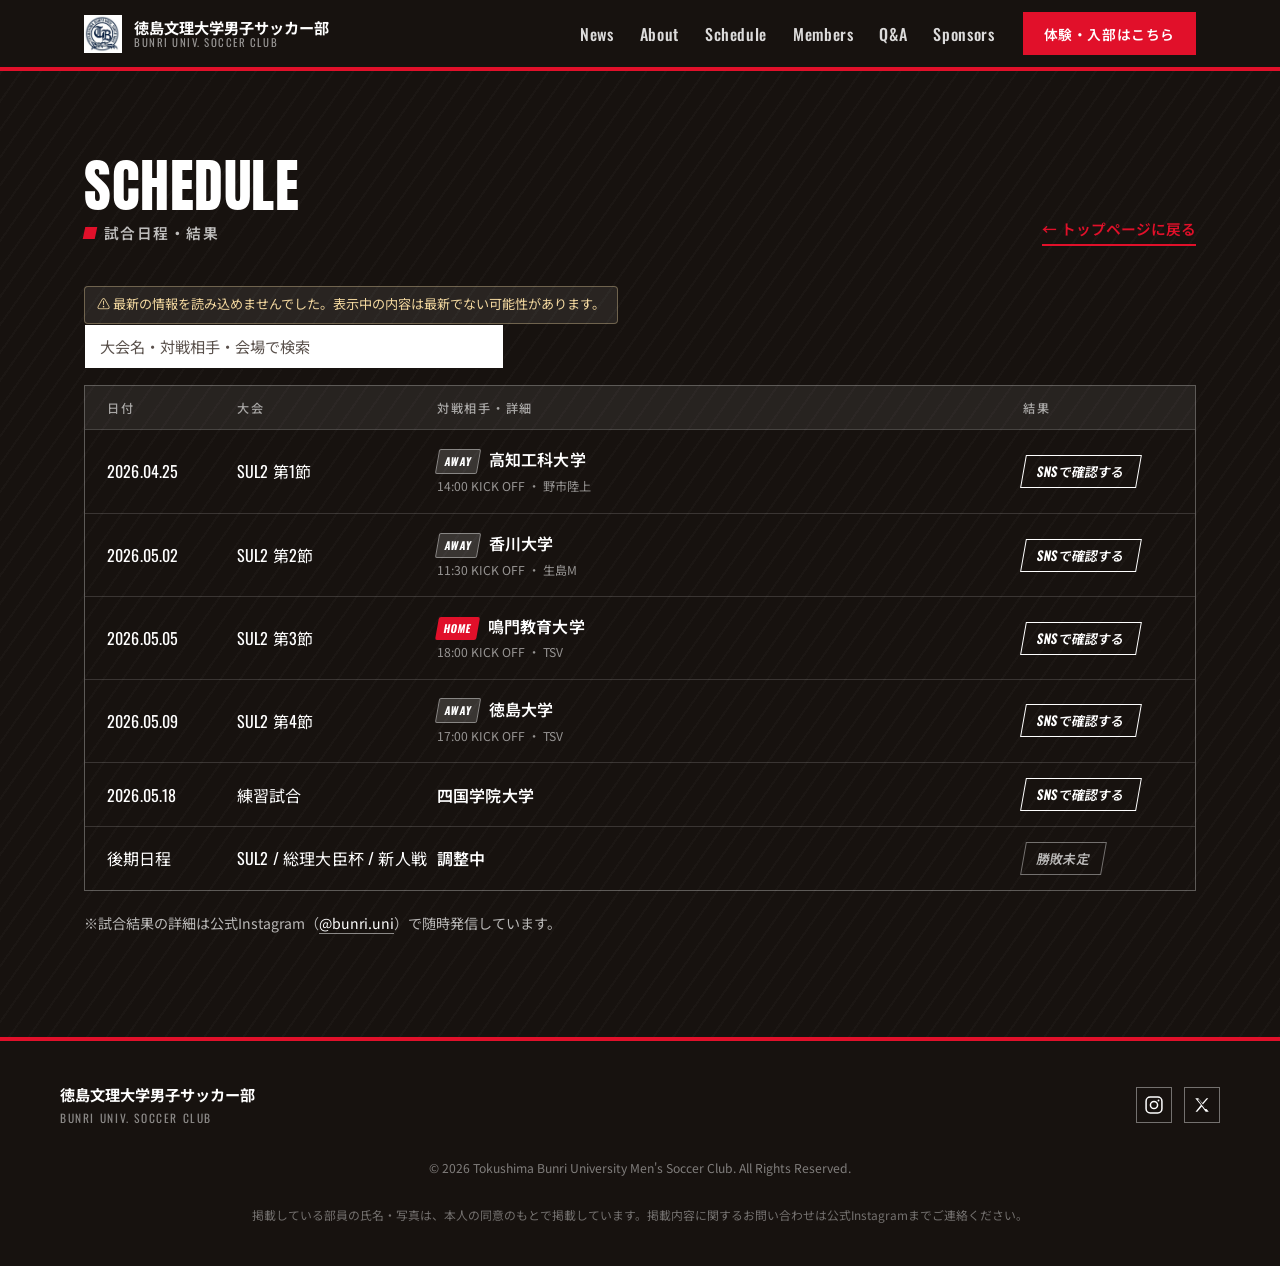
<file: schedule.html>
﻿<!DOCTYPE html>
<html lang="ja">
<head>
<meta charset="UTF-8">
<meta name="viewport" content="width=device-width, initial-scale=1.0">
<script>
  if ('scrollRestoration' in history) {
    history.scrollRestoration = 'manual';
  }
</script>
<title>試合日程・結果 | 徳島文理大学男子サッカー部</title>
<meta name="description" content="徳島文理大学男子サッカー部の試合日程・結果の全件一覧です。">
<link rel="canonical" href="https://tbu-soccerclub.netlify.app/schedule.html">
<meta property="og:locale" content="ja_JP">

<link rel="icon" href="images/favicon.ico" sizes="any">
<link rel="icon" type="image/png" sizes="32x32" href="images/favicon-32x32.png">
<link rel="icon" type="image/png" sizes="16x16" href="images/favicon-16x16.png">
<link rel="icon" type="image/png" sizes="192x192" href="images/icon-192.png">
<link rel="apple-touch-icon" href="images/apple-touch-icon.png">

<meta property="og:type" content="website">
<meta property="og:site_name" content="徳島文理大学男子サッカー部">
<meta property="og:title" content="試合日程・結果 | 徳島文理大学男子サッカー部">
<meta property="og:description" content="徳島文理大学男子サッカー部の試合日程・結果の全件一覧です。">
<meta property="og:url" content="https://tbu-soccerclub.netlify.app/schedule.html">
<meta property="og:image" content="https://tbu-soccerclub.netlify.app/images/ogp.jpg">
<meta name="twitter:card" content="summary_large_image">
<link rel="preconnect" href="https://fonts.googleapis.com">
<link rel="preconnect" href="https://fonts.gstatic.com" crossorigin>
<link href="https://fonts.googleapis.com/css2?family=Anton&family=Noto+Sans+JP:wght@400;500;700;900&family=Oswald:wght@400;500;600;700&display=swap" rel="stylesheet">
<link rel="stylesheet" href="styles.css">

<script type="application/ld+json">
{
  "@context": "https://schema.org",
  "@type": "BreadcrumbList",
  "itemListElement": [
    { "@type": "ListItem", "position": 1, "name": "ホーム", "item": "https://tbu-soccerclub.netlify.app/" },
    { "@type": "ListItem", "position": 2, "name": "試合日程・結果", "item": "https://tbu-soccerclub.netlify.app/schedule.html" }
  ]
}
</script></head>
<body>

<a class="skip-link" href="#main">本文へスキップ</a>

<header class="site-header" id="top">
  <div class="header-inner">
    <a href="index.html" class="logo" aria-label="徳島文理大学男子サッカー部 トップへ">
      <span class="logo-mark js-logo-initial" aria-hidden="true">B</span>
      <span class="logo-text">
        <span class="logo-jp js-club-name-jp">徳島文理大学男子サッカー部</span>
        <span class="logo-en js-club-name-en">BUNRI UNIV. SOCCER CLUB</span>
      </span>
    </a>

    <button class="nav-toggle" id="navToggle" aria-expanded="false" aria-controls="primaryNav" aria-label="メニューを開く">
      <span></span><span></span><span></span>
    </button>

    <nav class="primary-nav" id="primaryNav">
      <ul>
        <li><a href="news.html" class="nav-link">News</a></li>
        <li><a href="index.html#about" class="nav-link">About</a></li>
        <li><a href="schedule.html" class="nav-link">Schedule</a></li>
        <li><a href="members.html" class="nav-link">Members</a></li>
        <li><a href="index.html#faq" class="nav-link">Q&amp;A</a></li>
        <li><a href="index.html#sponsors" class="nav-link">Sponsors</a></li>
      </ul>
      <a href="#" target="_blank" rel="noopener" class="btn btn-cta nav-cta js-instagram-link">体験・入部はこちら</a>
    </nav>
  </div>
</header>

<main id="main">

    <section class="section results-section">
    <div class="section-inner">
      <div class="section-head">
        <h1 class="section-title section-title--light"><span class="section-title-en">Schedule</span><span class="section-title-jp">試合日程・結果</span></h1>
        <a href="index.html#schedule" class="section-link">← トップページに戻る</a>
      </div>
      <p class="sync-warning sync-warning--light" id="scheduleSyncWarning" hidden>⚠ 最新の情報を読み込めませんでした。表示中の内容は最新でない可能性があります。</p>

      <div class="search-bar">
        <input type="search" id="scheduleSearchInput" class="search-input" placeholder="大会名・対戦相手・会場で検索" aria-label="試合日程を大会名や対戦相手で検索">
      </div>

      <div class="scoreboard" role="table" aria-label="試合日程・結果 全件一覧">
        <div class="scoreboard-row scoreboard-head" role="row">
          <span role="columnheader">日付</span>
          <span role="columnheader">大会</span>
          <span role="columnheader">対戦相手・詳細</span>
          <span role="columnheader">結果</span>
        </div>
        <div id="archiveScheduleBody">
                  </div>
      </div>
      <p class="filter-empty" id="archiveScheduleEmpty" hidden>該当する試合がありません。</p>
      <p class="results-note">
        ※試合結果の詳細は公式Instagram（<a href="#" target="_blank" rel="noopener" class="js-instagram-link"><span class="js-instagram-handle">@bunri.uni</span></a>）で随時発信しています。
      </p>
      <div class="section-extras section-extras--light" id="pageScheduleExtras">
              </div>
    </div>
  </section>

</main>

<footer class="site-footer">
  <div class="footer-inner">
    <div class="footer-brand">
      <span class="logo-jp js-club-name-jp">徳島文理大学男子サッカー部</span>
      <span class="logo-en js-club-name-en">BUNRI UNIV. SOCCER CLUB</span>
    </div>

    <ul class="footer-social">
      <li><a href="#" target="_blank" rel="noopener" aria-label="Instagram" class="js-instagram-link">
        <svg viewBox="0 0 24 24" width="20" height="20"><rect x="2.5" y="2.5" width="19" height="19" rx="5" fill="none" stroke="currentColor" stroke-width="1.8"/><circle cx="12" cy="12" r="4.3" fill="none" stroke="currentColor" stroke-width="1.8"/><circle cx="17.4" cy="6.6" r="1.1" fill="currentColor"/></svg>
      </a></li>
      <li><a href="#" target="_blank" rel="noopener" aria-label="X (Twitter)" class="js-x-link">
        <svg viewBox="0 0 24 24" width="18" height="18"><path fill="currentColor" d="M3 3l7.5 9.1L3.4 21h2.3l6-6.9L16.9 21H21l-7.9-9.6L20.4 3h-2.3l-5.6 6.4L7.1 3H3zm3.1 1.6h2l9.9 12.8h-2L6.1 4.6z"/></svg>
      </a></li>
    </ul>

    <p class="footer-copy" id="footerCopy">&copy; 2026 Tokushima Bunri University Men's Soccer Club. All Rights Reserved.</p>
    <p class="footer-note">掲載している部員の氏名・写真は、本人の同意のもとで掲載しています。掲載内容に関するお問い合わせは公式Instagramまでご連絡ください。</p>
  </div>
</footer>

<script src="data.js"></script>
<script src="common.js"></script>
<script src="sheets-sync.js"></script>
<script src="script.js"></script>
<script src="schedule-archive.js"></script>
</body>
</html>
</file>
<file: styles.css>
/* =========================================================
   徳島文理大学男子サッカー部 - スタイルシート
   デザイン方針：部活ポスター風（角ばった・平面的・赤×黒×紙色）
   ・グラデーション、丸角、ぼかし影は使わない
   ・アクセントは「斜めに傾いたタグ」「ベタ塗りのずらし影」
========================================================= */
:root{
  --red:        #E1102A;
  --red-deep:   #A50D20;
  --ink:        #17120F;
  --ink-soft:   #59504B;
  --paper:      #F7F4EE;
  --white:      #FFFFFF;
  --line:       rgba(23,18,15,.18);

  --font-display: "Anton", "Oswald", "Noto Sans JP", sans-serif;
  --font-label: "Oswald", "Noto Sans JP", sans-serif;
  --font-body: "Noto Sans JP", sans-serif;

  --max-width: 1160px;
  --header-height: 66px; /* .site-header の実際の高さの目安（ヒーローを「画面いっぱい」にする計算に使う） */
}

*, *::before, *::after{ box-sizing: border-box; }
html{ scroll-behavior: smooth; }
@media (prefers-reduced-motion: reduce){
  html{ scroll-behavior: auto; }
  *{ animation-duration: .001ms !important; animation-iteration-count: 1 !important; transition-duration: .001ms !important; }
}

body{
  margin: 0;
  font-family: var(--font-body);
  color: var(--ink);
  background: var(--paper);
  line-height: 1.75;
  -webkit-font-smoothing: antialiased;
}

h1, h2, h3{ font-family: var(--font-display); margin: 0; font-weight: 400; }

a{ color: inherit; text-decoration: none; }
ul{ list-style: none; margin: 0; padding: 0; }
img{ max-width: 100%; display: block; }
button{ font-family: inherit; cursor: pointer; }
input, textarea, select{ font-family: inherit; font-size: 1rem; }

::selection{ background: var(--red); color: var(--white); }

.skip-link{
  position: absolute; left: -999px; top: 0;
  background: var(--red); color: var(--white); padding: .6em 1em; z-index: 200;
}
.skip-link:focus{ left: 0; }

:focus-visible{
  outline: 3px solid var(--red);
  outline-offset: 2px;
}

.section-inner{
  max-width: var(--max-width);
  margin: 0 auto;
  padding: 0 24px;
}
.section-inner--narrow{ max-width: 760px; }

.section{ padding: 88px 0; }

/* ---- 見出し：大きな英字＋赤い角形マーク付き日本語ラベル ---- */
.section-head{
  display: flex;
  align-items: flex-end;
  justify-content: space-between;
  gap: 20px;
  margin-bottom: 40px;
  flex-wrap: wrap;
}
.section-link{
  font-family: var(--font-label);
  font-weight: 600;
  font-size: .92rem;
  color: var(--red);
  border-bottom: 2px solid var(--red);
  padding-bottom: 2px;
  white-space: nowrap;
}
.section-link:hover{ background: var(--red); color: var(--white); }

.section-title{
  display: flex;
  flex-direction: column;
  gap: 6px;
  margin-bottom: 44px;
}
.section-head .section-title{ margin-bottom: 0; }
.section-title-en{
  font-family: var(--font-display);
  font-size: clamp(2.5rem, 5.8vw, 3.6rem);
  letter-spacing: .01em;
  color: var(--ink);
  line-height: .95;
  text-transform: uppercase;
}
.section-title-jp{
  font-family: var(--font-label);
  font-size: .92rem;
  font-weight: 600;
  letter-spacing: .1em;
  color: var(--ink-soft);
  display: flex;
  align-items: center;
  gap: 8px;
}
.section-title-jp::before{
  content: "";
  width: 12px;
  height: 12px;
  background: var(--red);
  transform: skewX(-12deg);
  flex-shrink: 0;
}
.section-title--light .section-title-en{ color: var(--white); }
.section-title--light .section-title-jp{ color: rgba(255,255,255,.72); }

.sub-title{
  font-family: var(--font-label);
  font-size: 1.15rem;
  font-weight: 600;
  letter-spacing: .04em;
  color: var(--ink);
  margin: 0 0 20px;
  padding-left: 14px;
  border-left: 5px solid var(--red);
}

/* ---- ボタン：角ばった長方形＋ベタ塗りずらし影 ---- */
.btn{
  display: inline-flex;
  align-items: center;
  justify-content: center;
  gap: .4em;
  padding: .85em 1.7em;
  font-family: var(--font-label);
  font-weight: 600;
  font-size: .96rem;
  letter-spacing: .04em;
  border: 2px solid var(--ink);
  background: transparent;
  color: var(--ink);
  transition: transform .12s ease, box-shadow .12s ease, background-color .12s ease, color .12s ease;
  white-space: nowrap;
}
.btn:hover{
  transform: translate(-3px, -3px);
  box-shadow: 5px 5px 0 var(--ink);
}
.btn-cta{
  background: var(--red);
  border-color: var(--ink);
  color: var(--white);
}
.btn-ghost{
  border-color: var(--ink);
  color: var(--ink);
}
.btn-ghost:hover{ background: var(--ink); color: var(--white); }

/* =========================================================
   HEADER
========================================================= */
.site-header{
  position: sticky;
  top: 0;
  z-index: 100;
  background: var(--ink);
  border-bottom: 4px solid var(--red);
}
.header-inner{
  max-width: var(--max-width);
  margin: 0 auto;
  padding: 12px 24px;
  display: flex;
  align-items: center;
  justify-content: space-between;
  gap: 16px;
}
.logo{
  display: flex;
  align-items: center;
  gap: 12px;
  color: var(--white);
}
.logo-mark{
  display: flex;
  align-items: center;
  justify-content: center;
  width: 38px;
  height: 38px;
  background: var(--red);
  color: var(--white);
  font-family: var(--font-display);
  font-size: 1.25rem;
  flex-shrink: 0;
  overflow: hidden;
}
.logo-mark-img{
  width: 100%;
  height: 100%;
  object-fit: cover;
  display: block;
}
.logo-text{ display: flex; flex-direction: column; line-height: 1.2; }
.logo-jp{ font-weight: 700; font-size: .95rem; }
.logo-en{
  font-family: var(--font-label);
  font-size: .68rem;
  letter-spacing: .14em;
  color: rgba(255,255,255,.55);
}

.nav-toggle{
  display: none;
  flex-direction: column;
  justify-content: center;
  gap: 5px;
  width: 40px;
  height: 40px;
  background: transparent;
  border: none;
  padding: 0;
}
.nav-toggle span{
  display: block;
  height: 2px;
  background: var(--white);
}

.primary-nav{
  display: flex;
  align-items: center;
  gap: 26px;
}
.primary-nav ul{
  display: flex;
  gap: 22px;
}
.nav-link{
  font-family: var(--font-label);
  font-weight: 500;
  font-size: 1rem;
  letter-spacing: .04em;
  color: rgba(255,255,255,.85);
  padding: 6px 2px;
  border-bottom: 2px solid transparent;
  transition: border-color .12s ease, color .12s ease;
}
.nav-link:hover{ color: var(--red); border-color: var(--red); }
.nav-cta{
  padding: .55em 1.4em;
  font-size: .86rem;
  border-color: var(--red);
}
.nav-cta:hover{
  transform: none;
  box-shadow: none;
  background: var(--red-deep);
  border-color: var(--red-deep);
}

@media (max-width: 900px){
  .nav-toggle{ display: flex; }
  .primary-nav{
    position: fixed;
    inset: 66px 0 auto 0;
    background: var(--ink);
    flex-direction: column;
    align-items: stretch;
    padding: 20px 24px 28px;
    gap: 20px;
    border-bottom: 4px solid var(--red);
    transform: translateY(-120%);
    opacity: 0;
    transition: transform .22s ease, opacity .22s ease;
  }
  .primary-nav.is-open{ transform: translateY(0); opacity: 1; }
  .primary-nav ul{ flex-direction: column; gap: 4px; }
  .nav-link{ display: block; padding: 12px 4px; border-bottom: 1px solid rgba(255,255,255,.12); }
  .nav-cta{ text-align: center; margin-top: 4px; }
}

/* =========================================================
   HERO（写真を画面いっぱいに敷き、暗めのベタ塗りパネルで
   文字を読みやすくする。グラデーションではなく単色の半透明を
   使うことで、このサイトの「面で分ける」ポスター的な方針を保つ）
========================================================= */
.hero{
  position: relative;
  overflow: hidden;
  background: var(--ink); /* 写真が読み込まれる前・無い場合の下地 */
  color: var(--white);
  padding: 80px 24px;
  display: flex;
  align-items: center;
  border-bottom: 2px solid var(--ink);
  /* ヘッダー(sticky)の高さを差し引いて、ヘッダー＋ヒーローでちょうど画面1枚分になるようにする。
     dvh対応ブラウザでは、スマホのアドレスバーの出し引きにも自然に追従する */
  height: calc(100vh - var(--header-height));
  height: calc(100dvh - var(--header-height));
  min-height: 480px; /* 極端に低い画面でも文字が窮屈にならないための下限 */
}
/* 写真（1枚 or 複数枚のスライドショー）：背景として画面いっぱいに敷く */
.hero-photo{
  position: absolute;
  inset: 0;
  z-index: 0;
  overflow: hidden;
  background: var(--ink);
}
.hero-slide{
  position: absolute;
  inset: 0;
  opacity: 0;
  transition: opacity 1.1s ease;
  z-index: 0;
}
.hero-slide.is-active{ opacity: 1; z-index: 1; }
.hero-photo-img{
  width: 100%;
  height: 100%;
  object-fit: cover;
  display: block;
}
/* 写真の上に敷く、単色の半透明パネル（文字を読みやすくするため。
   グラデーションは使わない） */
.hero-overlay{
  position: absolute;
  inset: 0;
  z-index: 1;
  background: rgba(10, 8, 7, .52);
  pointer-events: none;
}
/* うっすら赤の斜線テクスチャ（ポスターの網掛け風）。画面全体に敷く */
.hero-arc{
  position: absolute;
  inset: 0;
  z-index: 2;
  pointer-events: none;
  background: repeating-linear-gradient(
    -55deg,
    transparent 0 12px,
    rgba(225,16,42,.1) 12px 14px
  );
}
.hero-inner{ position: relative; z-index: 3; max-width: 640px; }
.eyebrow{
  display: inline-block;
  font-family: var(--font-label);
  letter-spacing: .16em;
  font-size: .78rem;
  font-weight: 600;
  color: var(--white);
  background: var(--red);
  padding: .35em 1em;
  transform: skewX(-10deg);
  margin: 0 0 22px;
}
.hero-copy{
  font-family: var(--font-body);
  font-weight: 900;
  font-size: clamp(2.3rem, 5.4vw, 3.7rem);
  line-height: 1.22;
  letter-spacing: .01em;
  color: var(--white);
  text-shadow: 0 2px 18px rgba(0,0,0,.35); /* 写真の明暗が揺れても文字の輪郭が飛ばないように */
}
.hero-copy-accent{
  display: inline-block;
  background: var(--red);
  color: var(--white);
  padding: 0 .14em;
  transform: skewX(-6deg);
}
.hero-sub{
  margin: 24px 0 32px;
  font-size: 1rem;
  color: rgba(255,255,255,.86);
  max-width: 520px;
}
.hero-actions{ display: flex; gap: 16px; flex-wrap: wrap; margin-bottom: 44px; }
.hero .btn-ghost{ border-color: var(--white); color: var(--white); }
.hero .btn-ghost:hover{ background: var(--white); color: var(--ink); box-shadow: 5px 5px 0 rgba(255,255,255,.35); }

.hero-stats{
  display: flex;
  gap: 40px;
  margin: 0;
  padding-top: 26px;
  border-top: 2px solid rgba(255,255,255,.35);
  flex-wrap: wrap;
}
.hero-stats > div{
  border-left: 4px solid var(--red);
  padding-left: 14px;
}
.hero-stats dt{
  font-family: var(--font-label);
  font-size: .74rem;
  letter-spacing: .08em;
  color: rgba(255,255,255,.72);
  margin-bottom: 4px;
}
.hero-stats dd{
  margin: 0;
  font-family: var(--font-display);
  font-size: 2.1rem;
  line-height: 1;
  color: var(--white);
}
.hero-stats dd span{
  font-size: .95rem;
  font-family: var(--font-label);
  margin-left: 3px;
  color: rgba(255,255,255,.72);
}

/* インジケーター（点）：写真が複数枚（スライドショー）のときだけJSで表示される */
.hero-dots{
  position: absolute;
  bottom: 22px;
  left: 50%;
  transform: translateX(-50%);
  display: flex;
  gap: 8px;
  z-index: 4;
}
.hero-dot{
  width: 9px;
  height: 9px;
  border-radius: 50%;
  background: rgba(255,255,255,.45);
  border: 1.5px solid rgba(255,255,255,.7);
  padding: 0;
  cursor: pointer;
  transition: background .2s;
}
.hero-dot.is-active{ background: var(--white); }

/* 写真が1枚も設定されていない場合のダミー表示 */
.photo-placeholder{
  width: 100%; height: 100%;
  display: flex; flex-direction: column; align-items: center; justify-content: center;
  gap: 10px;
  background:
    repeating-linear-gradient(45deg, rgba(255,255,255,.05) 0 12px, transparent 12px 24px),
    var(--ink);
  color: rgba(255,255,255,.7);
}
.photo-placeholder span{
  font-family: var(--font-label);
  letter-spacing: .18em;
  font-size: .78rem;
}

@media (max-width: 900px){
  .hero{
    /* スマホでは「背景いっぱい＋テキスト重ね」は無理なので、
       上下2段レイアウトに戻す。写真は縁なし・画面幅いっぱいにして
       PC版に近い、面で見せるシンプルな印象にする */
    position: relative;
    background: var(--paper);
    color: var(--ink);
    height: auto;
    min-height: unset;
    padding: 0 0 40px;
    align-items: flex-start;
    flex-wrap: wrap;
    gap: 0;
  }
  .hero-photo{
    position: relative; /* ← これが無いと中のスライド画像がセクション全体に広がってしまう */
    inset: auto;
    z-index: auto;
    width: 100%;
    height: 240px;
    overflow: hidden;
    background: var(--ink);
    border: none;
    box-shadow: none; /* PC版と同じく縁なし・フチなしのシンプルな見せ方に */
    order: -1; /* 写真をテキストより上に配置 */
  }
  .hero-photo-img, .hero-slide, .photo-placeholder{
    width: 100%;
    height: 100%;
    object-fit: cover;
    display: block;
  }
  .hero-overlay{ display: none; /* スマホでは暗パネル不要 */ }
  .hero-arc{
    display: none; /* スマホでは斜線テクスチャ不要 */
  }
  .hero-inner{
    position: static;
    z-index: auto;
    max-width: none;
    width: 100%;
    padding: 28px 20px 0;
    color: var(--ink);
  }
  .eyebrow{ color: var(--white); }
  .hero-copy{ color: var(--ink); text-shadow: none; }
  .hero-copy-accent{ background: var(--red); }
  .hero-sub{ color: var(--ink-soft); }
  .hero .btn-ghost{ border-color: var(--ink); color: var(--ink); }
  .hero .btn-ghost:hover{ background: var(--ink); color: var(--white); }
  .hero-stats{
    border-top: 2px solid var(--ink);
    color: var(--ink);
  }
  .hero-stats > div{ border-left: 4px solid var(--red); }
  .hero-stats dt{ color: var(--ink-soft); }
  .hero-stats dd{ color: var(--ink); }
  .hero-stats dd span{ color: var(--ink-soft); }
  /* 複数枚の写真が設定されているときは、スマホでも切り替え用の点を表示する */
  .hero-dots{ bottom: 10px; }
}

/* =========================================================
   NEWS（カードをやめて新聞の一覧風の行組みに）
========================================================= */
.news-grid{
  display: flex;
  flex-direction: column;
  border-top: 2px solid var(--ink);
}
.news-card{
  display: grid;
  grid-template-columns: 112px 96px 1fr auto;
  grid-template-areas:
    "date tag title more"
    "date tag text  more";
  column-gap: 20px;
  row-gap: 4px;
  align-items: start;
  padding: 20px 4px;
  border-bottom: 1px solid var(--line);
  scroll-margin-top: 90px; /* headerがstickyなので、アンカージャンプ時に隠れないよう余白を確保 */
}
.news-date{
  grid-area: date;
  font-family: var(--font-label);
  font-weight: 600;
  color: var(--ink);
  font-size: .9rem;
  letter-spacing: .02em;
  padding-top: 2px;
}
.news-tag-group{
  grid-area: tag;
  display: flex;
  flex-direction: column;
  align-items: stretch; /* お知らせタグと固定/重要タグの横幅を揃える */
  gap: 6px;
}
.news-tag{
  justify-self: start;
  text-align: center;
  font-family: var(--font-label);
  font-size: .72rem;
  font-weight: 600;
  letter-spacing: .05em;
  padding: .28em .9em;
  transform: skewX(-10deg);
}
.news-tag--match{ background: var(--red); color: var(--white); }
.news-tag--info{ border: 1.5px solid var(--ink); color: var(--ink); }
.news-tag--recruit{ background: var(--ink); color: var(--white); }
.news-tag--report{ border: 1.5px solid var(--red); color: var(--red); }
.news-tag-pinned{
  text-align: center;
  font-family: var(--font-label);
  font-size: .66rem;
  font-weight: 700;
  letter-spacing: .05em;
  padding: .22em .8em;
  background: var(--paper);
  color: var(--red);
  border: 1.5px solid var(--red);
  transform: skewX(-10deg);
}
.news-title{
  grid-area: title;
  font-family: var(--font-body);
  font-weight: 700;
  font-size: 1.05rem;
  line-height: 1.4;
  margin: 0;
}
.news-text{
  grid-area: text;
  margin: 0;
  color: var(--ink-soft);
  font-size: .9rem;
}
.news-more{
  grid-area: more;
  align-self: center;
  font-family: var(--font-label);
  font-size: .88rem;
  font-weight: 600;
  color: var(--red);
  white-space: nowrap;
}
.news-more::after{ content: " →"; }
.news-more:hover{ text-decoration: underline; }

@media (max-width: 720px){
  .news-card{
    grid-template-columns: auto 1fr;
    grid-template-areas:
      "date tag"
      "title title"
      "text  text"
      "more  more";
    row-gap: 6px;
  }
  .news-tag-group{ justify-self: end; align-items: stretch; }
}

/* =========================================================
   ABOUT
========================================================= */
.about-grid{
  display: grid;
  grid-template-columns: 1fr 1.1fr;
  gap: 48px;
  align-items: start;
  margin-bottom: 56px;
}
.about-slogan{
  font-family: var(--font-body);
  font-weight: 900;
  font-size: 1.9rem;
  color: var(--red);
  margin: 0 0 18px;
  line-height: 1.4;
}
.about-text{ color: var(--ink-soft); }

.about-facts{
  display: grid;
  grid-template-columns: 1fr 1fr;
  gap: 14px;
  margin: 0;
}
/* 「その他」シートで各セクションに自由に追加できる補足カード
   （News/Schedule/Members/Q&A/Sponsors共通。中身が無い時は何も表示されない） */
.section-extras{
  display: grid;
  grid-template-columns: 1fr 1fr;
  gap: 14px;
  margin: 24px 0 0;
  padding: 0;
  list-style: none;
}
.section-extras:empty{ display: none; margin: 0; }
.section-extras--light .fact-card{ background: transparent; border-color: rgba(255,255,255,.35); color: var(--white); }
.section-extras--light .fact-card dt{ color: var(--red); }
.section-extras--light .fact-note{ color: rgba(255,255,255,.6); }
@media (max-width: 640px){
  .section-extras{ grid-template-columns: 1fr; }
}
.fact-card{
  background: var(--white);
  border: 1.5px solid var(--ink);
  padding: 18px 20px;
}
.fact-card dt{
  font-family: var(--font-label);
  font-weight: 600;
  color: var(--red);
  letter-spacing: .05em;
  margin-bottom: 8px;
  font-size: .9rem;
  display: flex;
  align-items: center;
  gap: 7px;
}
.fact-card dt::before{
  content: "";
  width: 9px;
  height: 9px;
  background: var(--red);
  transform: skewX(-12deg);
  flex-shrink: 0;
}
.fact-card dd{ margin: 0; }
.fact-note{ color: var(--ink-soft); font-size: .83rem; }
.fact-note a{ color: var(--red); font-weight: 600; border-bottom: 1px solid var(--red); padding-bottom: 1px; }

.year-schedule-grid{
  display: grid;
  grid-template-columns: repeat(4, 1fr);
  gap: 0 24px;
}
.ys-card{
  border-top: 2px solid var(--ink);
  padding: 12px 2px 18px;
  display: flex;
  flex-direction: column;
  gap: 4px;
}
.ys-month{
  font-family: var(--font-display);
  color: var(--red);
  font-size: 1.35rem;
  line-height: 1;
}
.ys-body{ font-size: .86rem; color: var(--ink-soft); }

@media (max-width: 900px){
  .about-grid{ grid-template-columns: 1fr; }
  .about-facts{ grid-template-columns: 1fr; }
  .year-schedule-grid{ grid-template-columns: repeat(2, 1fr); }
}

/* =========================================================
   SCHEDULE / RESULTS（黒ベタ＋細い斜線テクスチャの掲示板風）
========================================================= */
.results-section{
  background:
    repeating-linear-gradient(-55deg, rgba(255,255,255,.02) 0 2px, transparent 2px 16px),
    var(--ink);
  color: var(--white);
}
.scoreboard{
  border: 1px solid rgba(255,255,255,.3);
}
#scheduleBody{ display: contents; }
#archiveScheduleBody{ display: contents; }
.scoreboard-row{
  display: grid;
  grid-template-columns: 130px 200px 1fr 150px;
  align-items: center;
  padding: 15px 22px;
  border-bottom: 1px solid rgba(255,255,255,.15);
  font-family: var(--font-label);
  letter-spacing: .01em;
}
.scoreboard-row:last-child{ border-bottom: none; }
.scoreboard-row--today{
  border-top: 2px solid var(--red);
}
.scoreboard-row [data-label="対戦相手"]{ font-weight: 600; color: var(--white); }
.opponent-cell{
  display: flex;
  flex-wrap: wrap;
  align-items: baseline;
  column-gap: 10px;
  row-gap: 2px;
}
.opponent-name{ font-weight: 600; color: var(--white); }
.opponent-sub{
  flex-basis: 100%;
  font-family: var(--font-body);
  font-weight: 400;
  font-size: .76rem;
  letter-spacing: 0;
  color: rgba(255,255,255,.55);
}
.ha-badge{
  font-family: var(--font-label);
  font-size: .68rem;
  font-weight: 700;
  letter-spacing: .04em;
  padding: .2em .6em;
  border-radius: 2px;
  transform: skewX(-10deg);
}
.ha-badge.ha-home{ background: var(--red); color: var(--white); }
.ha-badge.ha-away{ background: rgba(255,255,255,.15); color: var(--white); border: 1px solid rgba(255,255,255,.4); }
.scoreboard-head{
  background: rgba(255,255,255,.07);
  font-size: .76rem;
  color: rgba(255,255,255,.6);
  letter-spacing: .14em;
  padding-top: 11px;
  padding-bottom: 11px;
  font-weight: 500;
}
.badge{
  display: inline-flex;
  align-items: center;
  justify-content: center;
  font-family: var(--font-label);
  font-weight: 600;
  font-size: .82rem;
  padding: .3em 1em;
  transform: skewX(-10deg);
}
.badge-link{
  border: 1.5px solid var(--white);
  color: var(--white);
  transition: background-color .12s ease, border-color .12s ease;
}
.badge-link:hover{ background: var(--red); border-color: var(--red); }
.badge-win{ background: var(--red); color: var(--white); }
.badge-lose{ background: rgba(255,255,255,.25); color: var(--white); }
.badge-draw{ border: 1.5px solid rgba(255,255,255,.6); color: var(--white); }
.badge-pending{
  border: 1.5px solid rgba(255,255,255,.4);
  color: rgba(255,255,255,.7);
}

.schedule-more-link{ text-align: center; margin: 18px 0 0; }

.results-note{
  margin-top: 20px;
  color: rgba(255,255,255,.7);
  font-size: .88rem;
}
.results-note a{ color: var(--white); border-bottom: 1px solid rgba(255,255,255,.5); }

@media (max-width: 760px){
  .scoreboard-head{ display: none; }
  .scoreboard-row{
    grid-template-columns: 1fr auto;
    grid-template-areas:
      "date   result"
      "opp    result"
      "comp   result";
    row-gap: 6px;
    column-gap: 14px;
  }
  .scoreboard-row [data-label="日付"]{ grid-area: date; }
  .scoreboard-row [data-label="結果"]{
    grid-area: result;
    justify-self: end;
    align-self: center;
  }
  .scoreboard-row [data-label="対戦相手"]{ grid-area: opp; font-size: 1.05rem; }
  .scoreboard-row [data-label="大会"]{ grid-area: comp; opacity: .7; }
}

/* =========================================================
   MEMBERS
========================================================= */
/* スマホ版のトップページ専用サマリーカード。
   PC版では常に非表示（.members-full がそのまま表示される） */
.members-summary{ display: none; }
.members-summary-photo{
  display: block;
  width: 100%;
  aspect-ratio: 16 / 10;
  object-fit: cover;
  border: 2px solid var(--ink);
  box-shadow: 8px 8px 0 var(--red);
  margin-bottom: 26px;
  background: var(--ink);
}
.members-summary-count{
  font-family: var(--font-display);
  font-size: 1.5rem;
  color: var(--ink);
  margin: 0 0 22px;
}

.staff-comments{
  display: grid;
  grid-template-columns: repeat(3, 1fr);
  gap: 18px;
  margin: 0 0 48px;
}
.comment-card{
  margin: 0;
  background: var(--white);
  border: 1.5px solid var(--ink);
  border-top: 6px solid var(--red);
  padding: 22px 24px;
}
.comment-avatar{
  width: 58px;
  height: 58px;
  object-fit: cover;
  display: block;
  margin-bottom: 14px;
  border: 1.5px solid var(--ink);
}
.comment-role{
  font-family: var(--font-label);
  color: var(--red);
  font-weight: 600;
  letter-spacing: .08em;
  font-size: .78rem;
  margin: 0 0 4px;
}
.comment-name{ font-weight: 700; margin: 0 0 12px; }
.comment-text{ margin: 0; color: var(--ink-soft); font-size: .93rem; }

.search-bar{ margin-bottom: 16px; }
.search-input{
  width: 100%;
  max-width: 420px;
  font-family: var(--font-body);
  font-size: .95rem;
  padding: .7em 1em;
  border: 1.5px solid var(--ink);
  background: var(--white);
  color: var(--ink);
  border-radius: 0; /* 角丸なしのデザイン方針に合わせる */
}
.search-input::placeholder{ color: var(--ink-soft); }
.search-input:focus{
  outline: 2px solid var(--red);
  outline-offset: 1px;
}
/* ブラウザ標準の検索アイコン・クリアボタンの見た目はそのまま活かす */
.search-input::-webkit-search-cancel-button{ cursor: pointer; }

.filter-bar{
  display: flex;
  gap: 10px;
  flex-wrap: wrap;
  margin-bottom: 28px;
}
.filter-btn{
  font-family: var(--font-label);
  font-weight: 600;
  font-size: .88rem;
  padding: .5em 1.5em;
  border: 1.5px solid var(--ink);
  background: var(--white);
  color: var(--ink);
  transform: skewX(-10deg);
  transition: background-color .12s ease, color .12s ease, border-color .12s ease;
}
.filter-btn:hover{ color: var(--red); border-color: var(--red); }
.filter-btn.is-active{
  background: var(--red);
  border-color: var(--red);
  color: var(--white);
}

.player-grid{
  display: grid;
  grid-template-columns: repeat(4, 1fr);
  gap: 18px;
}
.player-card{
  background: var(--white);
  border: 1.5px solid var(--ink);
  overflow: hidden;
  padding-bottom: 18px;
  transition: transform .12s ease, box-shadow .12s ease;
}
.player-card:hover{
  transform: translate(-3px, -3px);
  box-shadow: 6px 6px 0 var(--red);
}
.player-card--staff:hover{ box-shadow: 6px 6px 0 var(--ink); }
.player-card.is-hidden{ display: none; }
.news-card.is-hidden{ display: none; }
.scoreboard-row.is-hidden{ display: none; }
.player-photo{
  aspect-ratio: 1/1;
  background:
    repeating-linear-gradient(45deg, rgba(255,255,255,.07) 0 10px, transparent 10px 20px),
    var(--red);
  display: flex;
  align-items: center;
  justify-content: center;
  border-bottom: 1.5px solid var(--ink);
}
.player-card--staff .player-photo{
  background:
    repeating-linear-gradient(45deg, rgba(255,255,255,.06) 0 10px, transparent 10px 20px),
    var(--ink);
}
.player-photo-img{
  width: 100%;
  height: 100%;
  object-fit: cover;
  display: block;
}
.player-initial{
  font-family: var(--font-display);
  font-size: 3rem;
  color: var(--white);
}
/* 写真が無い時の人型シルエット（下端をカードの底に揃えて「胸から上」に見せる） */
.player-avatar{
  display: flex;
  align-items: flex-end;
  justify-content: center;
  width: 100%;
  height: 100%;
}
.player-avatar svg{
  width: 72%;
  height: auto;
  fill: rgba(255,255,255,.65);
}
.player-name{
  margin: 16px 18px 2px;
  font-size: 1.02rem;
  font-family: var(--font-body);
  font-weight: 700;
}
.player-meta{
  margin: 0 18px;
  color: var(--red);
  font-weight: 600;
  font-size: .82rem;
  letter-spacing: .03em;
  font-family: var(--font-label);
}
.player-quote{ margin: 4px 18px 0; color: var(--ink-soft); font-size: .84rem; }
.player-license-row{ margin: 6px 18px 0; display: flex; flex-wrap: wrap; gap: 5px; }
.player-license-badge{
  display: inline-block;
  padding: .15em .6em;
  font-family: var(--font-label);
  font-weight: 600;
  font-size: .68rem;
  color: var(--ink-soft);
  border: 1.3px solid var(--ink-soft);
  border-radius: 999px;
}

.filter-empty{
  text-align: center;
  color: var(--ink-soft);
  padding: 40px 0;
}
.member-more-link{ text-align: center; margin: 8px 0 0; }
.news-more-link{ text-align: center; margin: 18px 0 0; }
.section-note{
  text-align: center;
  margin: 18px 0 0;
  font-size: .85rem;
  color: var(--ink-soft);
}
.section-note--light{ color: rgba(255,255,255,.6); }

@media (max-width: 900px){
  .staff-comments{ grid-template-columns: 1fr; }
  .player-grid{ grid-template-columns: repeat(3, 1fr); }
  .members-summary{ display: block; }
  .members-full{ display: none; }
}
@media (max-width: 640px){
  .player-grid{ grid-template-columns: repeat(2, 1fr); gap: 12px; }
}

/* =========================================================
   FAQ / アコーディオン
========================================================= */
.accordion{ border-top: 2px solid var(--ink); }
.accordion-item{ border-bottom: 1px solid var(--line); }
.accordion-item h3{ margin: 0; }
.accordion-trigger{
  width: 100%;
  display: flex;
  align-items: center;
  gap: 14px;
  background: none;
  border: none;
  text-align: left;
  padding: 22px 4px;
  font-family: var(--font-body);
  font-size: 1.02rem;
  font-weight: 700;
  color: var(--ink);
}
.q-mark{
  font-family: var(--font-display);
  background: var(--red);
  color: var(--white);
  width: 28px; height: 28px;
  min-width: 28px;
  display: flex; align-items: center; justify-content: center;
  font-size: .95rem;
  transform: skewX(-8deg);
}
.accordion-trigger::after{
  content: "+";
  margin-left: auto;
  font-family: var(--font-display);
  font-size: 1.6rem;
  color: var(--red);
  transition: transform .18s ease;
}
.accordion-trigger[aria-expanded="true"]::after{ transform: rotate(45deg); }
.accordion-panel{
  padding: 0 4px 22px 46px;
  color: var(--ink-soft);
}
.accordion-panel p{ margin: 0; }
.accordion-panel a{ color: var(--red); border-bottom: 1px solid var(--red); }
.faq-more{
  display: inline-block;
  margin-top: 10px;
  font-family: var(--font-label);
  font-weight: 600;
  font-size: .85rem;
  color: var(--red);
  border-bottom: none;
}
.faq-more::after{ content: " →"; }
.faq-more:hover{ text-decoration: underline; }

/* =========================================================
   SPONSORS
========================================================= */
.sponsors-lead{ color: var(--ink-soft); margin-bottom: 30px; max-width: 640px; }
.sponsor-grid{
  display: grid;
  grid-template-columns: repeat(2, 1fr);
  gap: 18px;
}
.sponsor-card{
  display: flex;
  flex-direction: column;
  gap: 16px;
  background: var(--white);
  border: 1.5px solid var(--ink);
  padding: 20px;
}
.sponsor-logo{
  display: flex;
  align-items: center;
  justify-content: center;
  min-height: 84px;
  background: var(--white);
  border: 1px solid var(--line);
  padding: 14px;
  transition: border-color .12s ease;
}
.sponsor-logo:hover{ border-color: var(--red); }
.sponsor-logo img{ max-height: 62px; width: auto; }
.sponsor-logo span{
  font-family: var(--font-label);
  font-weight: 600;
  color: var(--ink-soft);
  text-align: center;
  font-size: .95rem;
}
.sponsor-info{ display: flex; flex-direction: column; gap: 6px; }
.sponsor-name{ margin: 0; font-weight: 700; font-size: .98rem; }
.sponsor-address{ margin: 0; font-size: .8rem; color: var(--ink-soft); }
.sponsor-desc{ margin: 0; font-size: .88rem; color: var(--ink-soft); line-height: 1.7; }

.sponsor-support{
  margin-top: 56px;
  padding-top: 44px;
  border-top: 2px solid var(--ink);
}
.support-grid{
  display: grid;
  grid-template-columns: repeat(2, 1fr);
  gap: 18px;
  margin-bottom: 24px;
}
.support-card{
  background: var(--white);
  border: 1.5px solid var(--ink);
  padding: 22px 24px;
}
.support-image-link{
  position: relative;
  display: block;
  margin-bottom: 16px;
  cursor: zoom-in;
}
.support-image-link::after{
  content: "🔍 拡大表示";
  position: absolute;
  right: 10px;
  bottom: 10px;
  background: rgba(23,18,15,.78);
  color: var(--white);
  font-family: var(--font-label);
  font-size: .72rem;
  font-weight: 600;
  padding: .3em .7em;
  opacity: 0;
  transition: opacity .15s ease;
}
.support-image-link:hover::after,
.support-image-link:focus-visible::after{ opacity: 1; }
.support-image{
  width: 100%;
  border: 1px solid var(--line);
  margin-bottom: 0;
  display: block;
}
.support-title{
  font-family: var(--font-body);
  font-size: 1.02rem;
  font-weight: 700;
  margin: 0 0 8px;
  color: var(--red);
}
.support-lead{ margin: 0 0 14px; font-size: .92rem; color: var(--ink-soft); }
.support-list{
  display: flex;
  flex-direction: column;
  gap: 8px;
  list-style: none;
  margin: 0;
  padding: 0;
}
.support-list li{
  font-size: .88rem;
  color: var(--ink-soft);
  padding-left: 1.15em;
  position: relative;
  line-height: 1.6;
}
.support-list li::before{
  content: "";
  position: absolute;
  left: 0;
  top: .55em;
  width: 7px;
  height: 7px;
  background: var(--red);
  transform: skewX(-12deg);
}
.support-contact{
  font-size: .9rem;
  color: var(--ink-soft);
  margin: 0 0 20px;
}
.support-contact a{ color: var(--red); font-weight: 700; border-bottom: 1px solid var(--red); }

.support-cta{
  display: flex;
  width: fit-content;
  margin: 0 auto;
}

@media (max-width: 760px){
  .sponsor-grid{ grid-template-columns: 1fr; }
  .support-grid{ grid-template-columns: 1fr; }
}

/* =========================================================
   CONTACT
========================================================= */
.contact-lead{ color: var(--ink-soft); margin-bottom: 24px; }
.contact-alt{
  background: var(--white);
  border: 1.5px solid var(--ink);
  border-left: 8px solid var(--red);
  padding: 18px 22px;
  margin-bottom: 28px;
}
.contact-alt p{ margin: 0 0 8px; font-size: .92rem; font-weight: 700; }
.contact-alt-links{ display: flex; gap: 20px; flex-wrap: wrap; }
.contact-alt-links a{
  color: var(--red);
  font-weight: 600;
  font-size: .92rem;
  border-bottom: 1px solid var(--red);
}

.gform-button{
  display: flex;
  width: 100%;
  padding: 1.05em;
  font-size: 1rem;
}

.contact-note{
  margin-top: 18px;
  font-size: .86rem;
  color: var(--ink-soft);
}
.contact-note a{ color: var(--red); border-bottom: 1px solid var(--red); }

/* =========================================================
   FOOTER
========================================================= */
.site-footer{
  background: var(--ink);
  color: rgba(255,255,255,.8);
  padding: 40px 24px;
  border-top: 4px solid var(--red);
}
.footer-inner{
  max-width: var(--max-width);
  margin: 0 auto;
  display: flex;
  flex-wrap: wrap;
  align-items: center;
  justify-content: space-between;
  gap: 20px;
}
.footer-brand{ display: flex; flex-direction: column; }
.footer-brand .logo-jp{ color: var(--white); font-weight: 700; }
.footer-brand .logo-en{
  font-family: var(--font-label);
  letter-spacing: .14em;
  font-size: .72rem;
  color: rgba(255,255,255,.5);
}
.footer-social{ display: flex; gap: 12px; }
.footer-social a{
  width: 36px; height: 36px;
  display: flex; align-items: center; justify-content: center;
  border: 1.5px solid rgba(255,255,255,.4);
  color: var(--white);
  transition: border-color .12s ease, color .12s ease;
}
.footer-social a:hover{ border-color: var(--red); color: var(--red); }
.footer-copy{
  width: 100%;
  text-align: center;
  font-size: .76rem;
  color: rgba(255,255,255,.45);
  margin: 10px 0 0;
}
.footer-note{
  width: 100%;
  text-align: center;
  font-size: .74rem;
  color: rgba(255,255,255,.4);
  margin: 6px 0 0;
}

/* =========================================================

/* =========================================================
   NEWS ARCHIVE PAGE（news.html：更新一覧ページ）
   ホームの News セクションと同じ .news-grid / .news-card を再利用し、
   「詳しく見る」をアコーディオンの開閉ボタンにしたもの。
========================================================= */

/* 「詳しく見る」を <a> ではなく <button> として使うためのリセット
   （見た目は .news-more の基本スタイルをそのまま流用する） */
button.news-more{
  background: none;
  border: none;
  padding: 0;
  cursor: pointer;
  font-family: inherit;
}
/* 矢印アイコンを開閉状態に応じて切り替える（ホームの <a> 版には
   aria-expanded が無いので、この一覧ページの分だけに適用される） */
.news-more[aria-expanded]::after{ content: " ▾"; }
.news-more[aria-expanded="true"]::after{ content: " ▴"; }

/* 開閉する詳細パネル（.news-card のグリッドに全幅の行として追加する） */
.news-detail{
  grid-column: 1 / -1;
  margin-top: 6px;
  padding-top: 14px;
  border-top: 1px dashed var(--line);
  color: var(--ink-soft);
  font-size: .92rem;
  line-height: 1.8;
  white-space: pre-line;
}
.news-detail p{ margin: 0 0 10px; }
.news-detail p:last-child{ margin-bottom: 0; }
.news-detail a{ color: var(--red); font-weight: 600; border-bottom: 1px solid var(--red); white-space: normal; }
.news-detail-image{
  display: block;
  width: 100%;
  max-width: 420px;
  height: auto;
  border: 1px solid var(--line);
  margin: 0;
}
.news-detail-image-link{
  position: relative;
  display: block;
  max-width: 420px;
  margin: 4px 0 14px;
  cursor: zoom-in;
}
.news-detail-image-link::after{
  content: "🔍 拡大表示";
  position: absolute;
  right: 10px;
  bottom: 10px;
  background: rgba(23,18,15,.78);
  color: var(--white);
  font-family: var(--font-label);
  font-size: .72rem;
  font-weight: 600;
  padding: .3em .7em;
  opacity: 0;
  transition: opacity .15s ease;
}
.news-detail-image-link:hover::after,
.news-detail-image-link:focus-visible::after{ opacity: 1; }

@media (max-width: 720px){
  .news-detail{ grid-column: 1 / -1; }
}

/* =========================================================
   同期エラーの注意書き（Googleシートの読み込みに失敗した時だけ表示）
========================================================= */
.sync-warning{
  display: flex;
  align-items: center;
  gap: 6px;
  margin: 10px 0 0;
  padding: .5em .9em;
  font-size: .82rem;
  color: #8A5A12;
  background: #FBF1DE;
  border: 1px solid #EAD9B4;
  border-radius: 4px;
  width: fit-content;
}
/* display:flex が [hidden] より後に評価されると、JSで hidden=true にしても
   表示され続けてしまう。hidden属性が付いている時は必ず非表示にする */
.sync-warning[hidden]{ display: none; }
.sync-warning--light{
  color: #F4D9A0;
  background: rgba(255,255,255,.08);
  border-color: rgba(244,217,160,.35);
}

/* =========================================================
   スマホ余白調整（スクロール量削減）
   ベースのスタイルはそのまま維持し、スマホのみ上書き
   参考基準：Jリーグクラブ公式・大学スポーツ系サイトのモバイル余白
========================================================= */
@media (max-width: 900px) {
  /* セクション間の余白：88px → 64px（一般的なスポーツ系サイトの水準） */
  .section { padding: 64px 0; }
  /* セクション横パディング：24px → 16px（コンテンツ幅を確保） */
  .section-inner { padding: 0 16px; }
  /* セクション見出し下の余白を縮小 */
  .section-head { margin-bottom: 28px; }
  .section-title { margin-bottom: 28px; }

  /* ヒーローエリア：内側の余白と各要素の間隔を詰める */
  .hero { padding: 0 0 32px; }
  .hero-photo { height: 260px; }
  .hero-inner { padding: 22px 16px 0; }
  .eyebrow { margin: 0 0 16px; }
  .hero-copy { font-size: clamp(1.85rem, 5.4vw, 3.7rem); }
  .hero-sub { margin: 16px 0 24px; }
  .hero-actions { margin-bottom: 28px; gap: 10px; }
  .hero-stats { gap: 24px; padding-top: 20px; }

  /* About：スローガンのフォントサイズと余白を縮小 */
  .about-slogan { font-size: 1.6rem; margin-bottom: 14px; }
  .about-grid { margin-bottom: 32px; }
  .about-facts { gap: 10px; }
  .fact-card { padding: 14px 16px; }

  /* FAQ：トリガーの縦パディングをわずかに縮小 */
  .accordion-trigger { padding: 18px 4px; }
  .accordion-panel { padding-bottom: 18px; }

  /* スポンサー：支援内容ブロックの上余白を縮小 */
  .sponsor-support { margin-top: 36px; padding-top: 28px; }

  /* フッター */
  .site-footer { padding: 32px 16px; }
}
</file>
